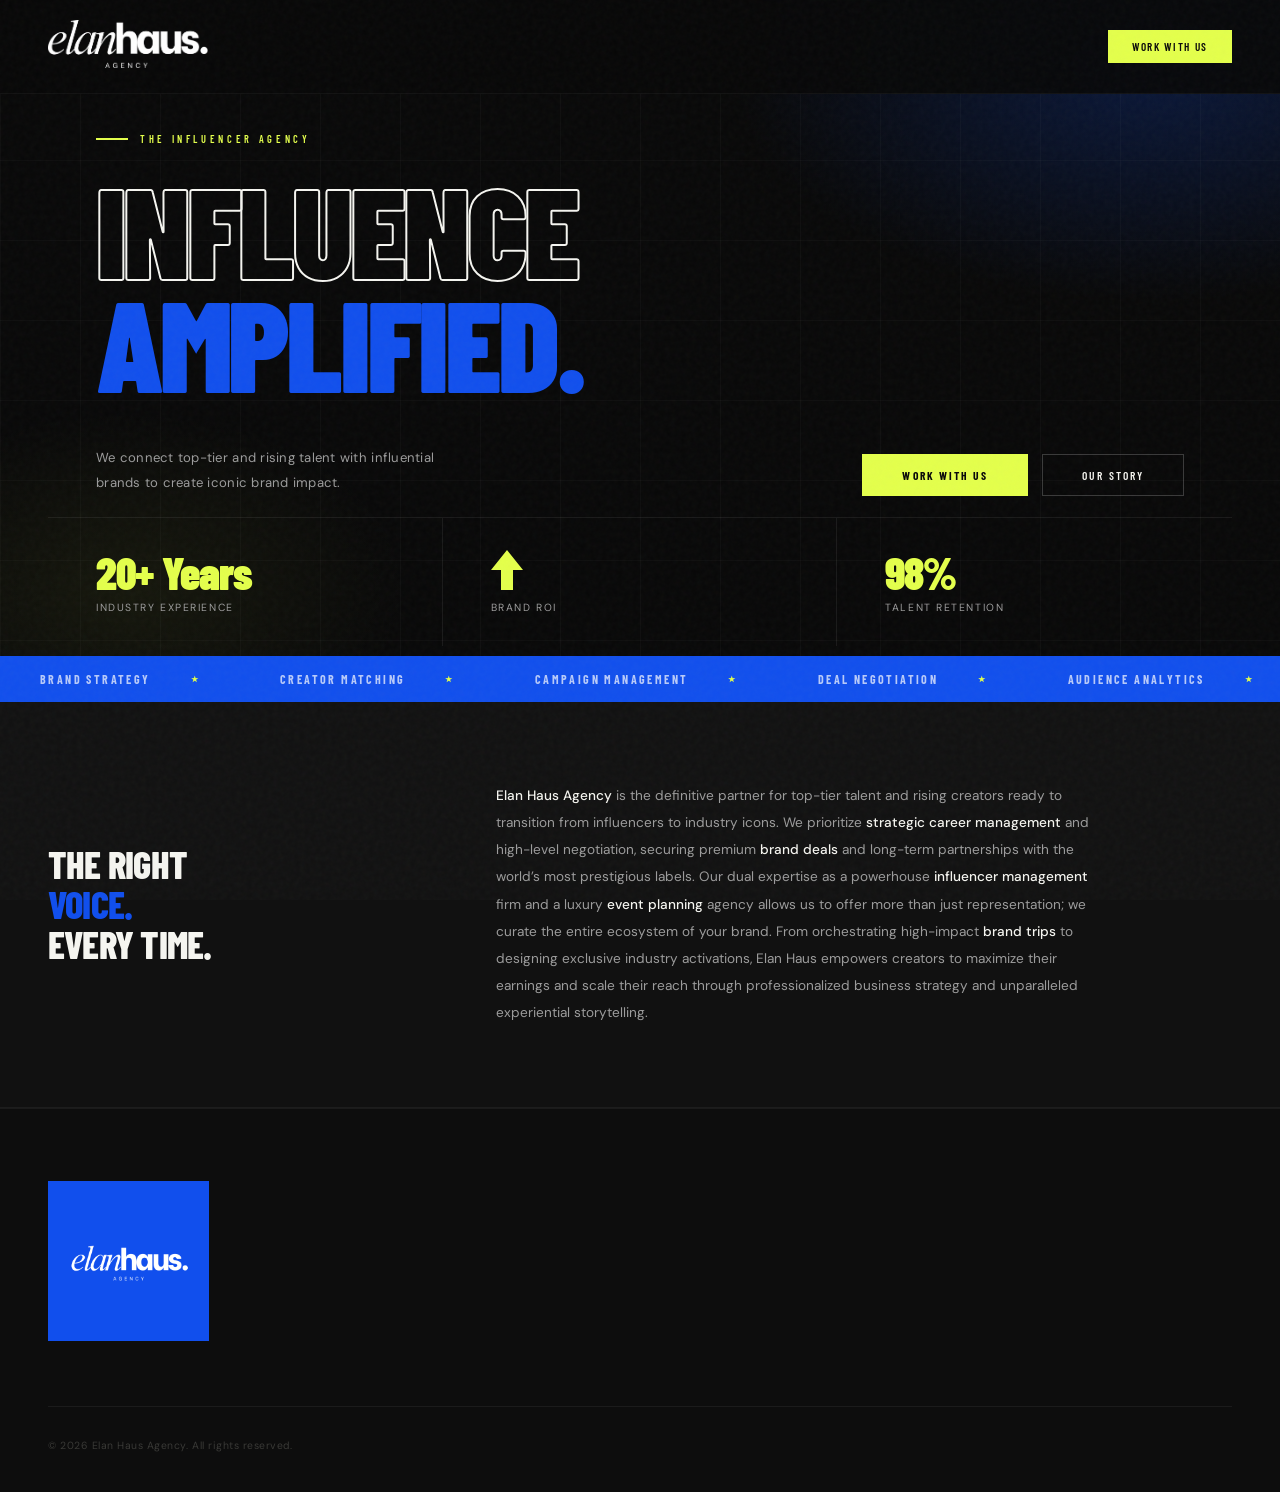
<file: index.html>
<!doctype html>
<html lang="en">
  <head>
    <meta charset="UTF-8" />
    <meta name="viewport" content="width=device-width, initial-scale=1.0" />
    <title>Elan Haus Agency — Influence, Amplified</title>
    <link rel="preconnect" href="https://fonts.googleapis.com" />
    <link
      href="https://fonts.googleapis.com/css2?family=Barlow+Condensed:ital,wght@0,400;0,600;0,700;0,800;0,900;1,700;1,800&family=DM+Sans:wght@300;400;500&display=swap"
      rel="stylesheet"
    />
    <link rel="stylesheet" href="src/index.css" />
    <style>
      /* ── INDEX-ONLY ── */

      /* HERO */
      .hero {
        min-height: 10vh;
        display: grid;
        grid-template-rows: 1fr auto;
        position: relative;
        overflow: hidden;
        background: var(--black);
        padding-top: 73px;
        padding-bottom: 10px;
      }
      .hero-bg {
        position: absolute;
        inset: 0;
        background:
          radial-gradient(
            ellipse 55% 60% at 90% 10%,
            rgba(17, 79, 237, 0.22) 0%,
            transparent 60%
          ),
          radial-gradient(
            ellipse 40% 50% at 10% 90%,
            rgba(228, 255, 75, 0.06) 0%,
            transparent 55%
          );
      }
      .hero-grid-lines {
        position: absolute;
        inset: 0;
        background-image:
          linear-gradient(rgba(255, 255, 255, 0.025) 1px, transparent 1px),
          linear-gradient(
            90deg,
            rgba(255, 255, 255, 0.025) 1px,
            transparent 1px
          );
        background-size: 80px 80px;
        pointer-events: none;
      }
      .hero-content {
        position: relative;
        z-index: 2;
        display: flex;
        flex-direction: column;
        justify-content: center;
        padding: 60px 48px 0;
        max-width: 1200px;
      }
      .hero-eyebrow {
        font-family: var(--sans);
        font-size: 0.65rem;
        font-weight: 600;
        letter-spacing: 0.35em;
        text-transform: uppercase;
        color: var(--yellow);
        margin-bottom: 28px;
        display: flex;
        align-items: center;
        gap: 12px;
        animation: fadeUp 0.9s 0.1s ease both;
      }
      .hero-eyebrow::before {
        content: "";
        width: 32px;
        height: 2px;
        background: var(--yellow);
      }
      .hero-title {
        font-family: var(--sans);
        font-size: clamp(4.5rem, 10vw, 12rem);
        font-weight: 900;
        line-height: 0.88;
        letter-spacing: -0.03em;
        text-transform: uppercase;
        animation: fadeUp 0.9s 0.15s ease both;
      }
      .hero-title .outline {
        -webkit-text-stroke: 2px var(--white);
        color: transparent;
      }
      .hero-title .blue {
        color: var(--blue);
      }
      .hero-sub-row {
        display: flex;
        align-items: flex-end;
        justify-content: space-between;
        margin-top: 48px;
        gap: 40px;
        animation: fadeUp 0.9s 0.25s ease both;
      }
      .hero-sub {
        font-size: 0.82rem;
        line-height: 1.9;
        color: var(--muted);
        max-width: 360px;
        letter-spacing: 0.02em;
      }
      .hero-actions {
        display: flex;
        gap: 14px;
        flex-shrink: 0;
      }

      /* HERO STATS BAR */
      .hero-stats {
        position: relative;
        z-index: 2;
        display: grid;
        grid-template-columns: repeat(3, 1fr);
        border-top: 1px solid rgba(255, 255, 255, 0.07);
        animation: fadeIn 1s 0.4s ease both;
      }
      .hero-stat {
        padding: 32px 48px;
        border-right: 1px solid rgba(255, 255, 255, 0.07);
        display: flex;
        flex-direction: column;
        gap: 6px;
      }
      .hero-stat:last-child {
        border-right: none;
      }
      .hero-stat-num {
        font-family: var(--sans);
        font-size: 2.8rem;
        font-weight: 900;
        letter-spacing: -0.03em;
        line-height: 1;
        color: var(--yellow);
      }
      .hero-stat-label {
        font-size: 0.65rem;
        letter-spacing: 0.15em;
        text-transform: uppercase;
        color: var(--muted);
      }

      /* INTRO STRIP */
      .intro-strip {
        background: var(--surface);
        padding: 80px 48px;
        display: grid;
        grid-template-columns: 1fr 2fr;
        gap: 80px;
        align-items: center;
        border-bottom: 1px solid rgba(255, 255, 255, 0.05);
      }
      .intro-strip-label {
        font-family: var(--sans);
        font-size: clamp(1.8rem, 3vw, 3rem);
        font-weight: 800;
        text-transform: uppercase;
        letter-spacing: -0.02em;
        line-height: 1.05;
      }
      .intro-strip-label span {
        color: var(--blue);
      }
      .intro-strip-body {
        font-size: 0.85rem;
        line-height: 2;
        color: var(--muted);
        max-width: 600px;
      }
      .intro-strip-body strong {
        color: var(--white);
        font-weight: 500;
      }

      /* SERVICES PREVIEW */
      .services-preview {
        background: var(--black);
      }
      .services-header {
        display: flex;
        justify-content: space-between;
        align-items: flex-end;
        margin-bottom: 64px;
      }
      .services-grid {
        display: grid;
        grid-template-columns: repeat(3, 1fr);
        gap: 1px;
        background: rgba(255, 255, 255, 0.05);
        border: 1px solid rgba(255, 255, 255, 0.05);
      }
      .svc-card {
        background: var(--black);
        padding: 52px 40px;
        position: relative;
        overflow: hidden;
        transition: background 0.3s;
        cursor: default;
      }
      .svc-card::after {
        content: "";
        position: absolute;
        bottom: 0;
        left: 0;
        right: 0;
        height: 3px;
        background: var(--blue);
        transform: scaleX(0);
        transform-origin: left;
        transition: transform 0.35s ease;
      }
      .svc-card:hover {
        background: var(--surface);
      }
      .svc-card:hover::after {
        transform: scaleX(1);
      }
      .svc-num {
        font-family: var(--sans);
        font-size: 4.5rem;
        font-weight: 900;
        color: rgba(17, 79, 237, 0.08);
        line-height: 1;
        margin-bottom: 24px;
        transition: color 0.3s;
        letter-spacing: -0.04em;
      }
      .svc-card:hover .svc-num {
        color: rgba(17, 79, 237, 0.2);
      }
      .svc-name {
        font-family: var(--sans);
        font-size: 1.5rem;
        font-weight: 800;
        text-transform: uppercase;
        letter-spacing: -0.01em;
        margin-bottom: 16px;
        line-height: 1.1;
      }
      .svc-desc {
        font-size: 0.75rem;
        line-height: 2;
        color: var(--muted);
      }
      .svc-arrow {
        display: inline-flex;
        align-items: center;
        gap: 8px;
        margin-top: 28px;
        font-family: var(--sans);
        font-size: 0.62rem;
        font-weight: 700;
        letter-spacing: 0.18em;
        text-transform: uppercase;
        color: var(--blue);
        text-decoration: none;
        opacity: 0;
        transform: translateX(-8px);
        transition:
          opacity 0.3s,
          transform 0.3s;
      }
      .svc-card:hover .svc-arrow {
        opacity: 1;
        transform: translateX(0);
      }

      /* ABOUT STRIP */
      .about-strip {
        background: var(--surface);
        padding: 120px 48px;
        display: grid;
        grid-template-columns: 1fr 1fr;
        gap: 100px;
        align-items: center;
      }
      .about-left .section-title {
        margin-top: 20px;
        margin-bottom: 40px;
      }
      .about-left p {
        font-size: 0.82rem;
        line-height: 2;
        color: var(--muted);
        margin-bottom: 20px;
      }
      .about-left p strong {
        color: var(--white);
        font-weight: 500;
      }
      .about-visual {
        position: relative;
        height: 520px;
      }
      .about-box-main {
        position: absolute;
        top: 0;
        left: 0;
        width: 78%;
        height: 78%;
        background: var(--blue);
        display: flex;
        align-items: center;
        justify-content: center;
        overflow: hidden;
      }
      .about-box-main::before {
        content: "";
        position: absolute;
        inset: 0;
        background: repeating-linear-gradient(
          45deg,
          rgba(255, 255, 255, 0.04) 0px,
          rgba(255, 255, 255, 0.04) 1px,
          transparent 1px,
          transparent 20px
        );
      }
      .about-box-main-inner {
        font-family: var(--sans);
        font-size: 7rem;
        font-weight: 900;
        color: rgba(255, 255, 255, 0.07);
        letter-spacing: -0.04em;
        text-transform: uppercase;
        position: relative;
        z-index: 1;
      }
      .about-box-accent {
        position: absolute;
        bottom: 0;
        right: 0;
        width: 52%;
        height: 44%;
        background: var(--yellow);
        display: flex;
        flex-direction: column;
        align-items: center;
        justify-content: center;
        gap: 4px;
      }
      .about-box-accent-num {
        font-family: var(--sans);
        font-size: 3.5rem;
        font-weight: 900;
        color: var(--black);
        line-height: 1;
        letter-spacing: -0.03em;
      }
      .about-box-accent-text {
        font-family: var(--sans);
        font-size: 0.55rem;
        font-weight: 700;
        letter-spacing: 0.18em;
        text-transform: uppercase;
        color: rgba(0, 0, 0, 0.55);
        text-align: center;
        padding: 0 16px;
      }

      /* BRANDS */
      .brands {
        background: var(--black);
      }
      .brands-grid {
        display: grid;
        grid-template-columns: repeat(4, 1fr);
        margin-top: 60px;
        border: 1px solid rgba(255, 255, 255, 0.05);
      }
      .brand-cell {
        padding: 40px 24px;
        border-right: 1px solid rgba(255, 255, 255, 0.05);
        border-bottom: 1px solid rgba(255, 255, 255, 0.05);
        display: flex;
        align-items: center;
        justify-content: center;
        transition: background 0.3s;
        cursor: default;
      }
      .brand-cell:nth-child(4n) {
        border-right: none;
      }
      .brand-cell:nth-last-child(-n + 4) {
        border-bottom: none;
      }
      .brand-cell:hover {
        background: var(--surface);
      }
      .brand-cell span {
        font-family: var(--sans);
        font-size: 1rem;
        font-weight: 800;
        letter-spacing: 0.12em;
        text-transform: uppercase;
        color: rgba(255, 255, 255, 0.15);
        transition: color 0.3s;
      }
      .brand-cell:hover span {
        color: var(--white);
      }

      /* MOBILE INDEX */
      @media (max-width: 768px) {
        .hero {
          padding-top: 65px;
        }
        .hero-content {
          padding: 40px 24px 0;
        }
        .hero-title {
          font-size: clamp(3.5rem, 16vw, 7rem);
        }
        .hero-title .outline {
          -webkit-text-stroke-width: 1.5px;
        }
        .hero-sub-row {
          flex-direction: column;
          align-items: flex-start;
          margin-top: 32px;
          gap: 24px;
        }
        .hero-actions {
          flex-wrap: wrap;
        }
        .hero-stats {
          grid-template-columns: 1fr 1fr 1fr;
        }
        .hero-stat {
          padding: 24px 20px;
        }
        .hero-stat-num {
          font-size: 1.8rem;
        }

        .intro-strip {
          grid-template-columns: 1fr;
          gap: 24px;
          padding: 60px 24px;
        }
        .services-header {
          flex-direction: column;
          align-items: flex-start;
          gap: 24px;
        }
        .services-grid {
          grid-template-columns: 1fr;
        }
        .svc-arrow {
          opacity: 1;
          transform: none;
        }
        .about-strip {
          grid-template-columns: 1fr;
          gap: 48px;
          padding: 72px 24px;
        }
        .about-visual {
          height: 280px;
          order: -1;
        }
        .about-box-main {
          width: 72%;
          height: 82%;
        }
        .brands-grid {
          grid-template-columns: repeat(2, 1fr);
        }
        .brand-cell:nth-child(4n) {
          border-right: 1px solid rgba(255, 255, 255, 0.05);
        }
        .brand-cell:nth-child(2n) {
          border-right: none;
        }
      }
    </style>
  </head>
  <body>
    <div class="cursor" id="cursor"></div>
    <div class="cursor-ring" id="cursorRing"></div>

    <!-- NAV -->
    <div id="navbar-placeholder"></div>

    <!-- HERO -->
    <section class="hero">
      <div class="hero-bg"></div>
      <div class="hero-grid-lines"></div>
      <div class="hero-content">
        <div class="hero-eyebrow">The Influencer Agency</div>
        <h1 class="hero-title">
          <span class="outline">Influence</span><br />
          <span class="blue">Amplified.</span>
        </h1>
        <div class="hero-sub-row">
          <p class="hero-sub">
            We connect top-tier and rising talent with influential brands to
            create iconic brand impact.
          </p>
          <div class="hero-actions">
            <a href="contact-us" class="btn-yellow">Work With Us</a>
            <a href="about" class="btn-outline">Our Story</a>
          </div>
        </div>
      </div>
      <br />
      <div class="hero-stats">
        <div class="hero-stat">
          <div class="hero-stat-num">20+ Years</div>
          <div class="hero-stat-label">Industry Experience</div>
        </div>
        <div class="hero-stat">
          <div class="hero-stat-num">
            <svg width="32" height="40" viewBox="0 0 32 40" fill="currentColor">
              <polygon points="16,0 32,20 22,20 22,40 10,40 10,20 0,20" />
            </svg>
          </div>
          <div class="hero-stat-label">Brand ROI</div>
        </div>
        <div class="hero-stat">
          <div class="hero-stat-num">98%</div>
          <div class="hero-stat-label">Talent Retention</div>
        </div>
      </div>
    </section>

    <!-- MARQUEE -->
    <div class="marquee-wrap">
      <div class="marquee-track">
        <span class="marquee-item">Brand Strategy</span>
        <span class="marquee-item">Creator Matching</span>
        <span class="marquee-item">Campaign Management</span>
        <span class="marquee-item">Deal Negotiation</span>
        <span class="marquee-item">Audience Analytics</span>
        <span class="marquee-item">Content Direction</span>
        <span class="marquee-item">Luxury Positioning</span>
        <span class="marquee-item">Brand Strategy</span>
        <span class="marquee-item">Creator Matching</span>
        <span class="marquee-item">Campaign Management</span>
        <span class="marquee-item">Deal Negotiation</span>
        <span class="marquee-item">Audience Analytics</span>
        <span class="marquee-item">Content Direction</span>
        <span class="marquee-item">Luxury Positioning</span>
      </div>
    </div>

    <!-- INTRO STRIP -->
    <div class="intro-strip reveal">
      <div class="intro-strip-label">
        The Right<br /><span>Voice.</span><br />Every Time.
      </div>
      <p class="intro-strip-body">
        <strong>Elan Haus Agency</strong> is the definitive partner for top-tier
        talent and rising creators ready to transition from influencers to
        industry icons. We prioritize
        <strong>strategic career management</strong> and high-level negotiation,
        securing premium <strong>brand deals</strong> and long-term partnerships
        with the world’s most prestigious labels. Our dual expertise as a
        powerhouse <strong>influencer management</strong> firm and a luxury
        <strong>event planning</strong> agency allows us to offer more than just
        representation; we curate the entire ecosystem of your brand. From
        orchestrating high-impact <strong>brand trips</strong> to designing
        exclusive industry activations, Elan Haus empowers creators to maximize
        their earnings and scale their reach through professionalized business
        strategy and unparalleled experiential storytelling.
      </p>
    </div>

    <div id="footer-placeholder"></div>
    <script src="src/main.js"></script>
  </body>
</html>
</file>
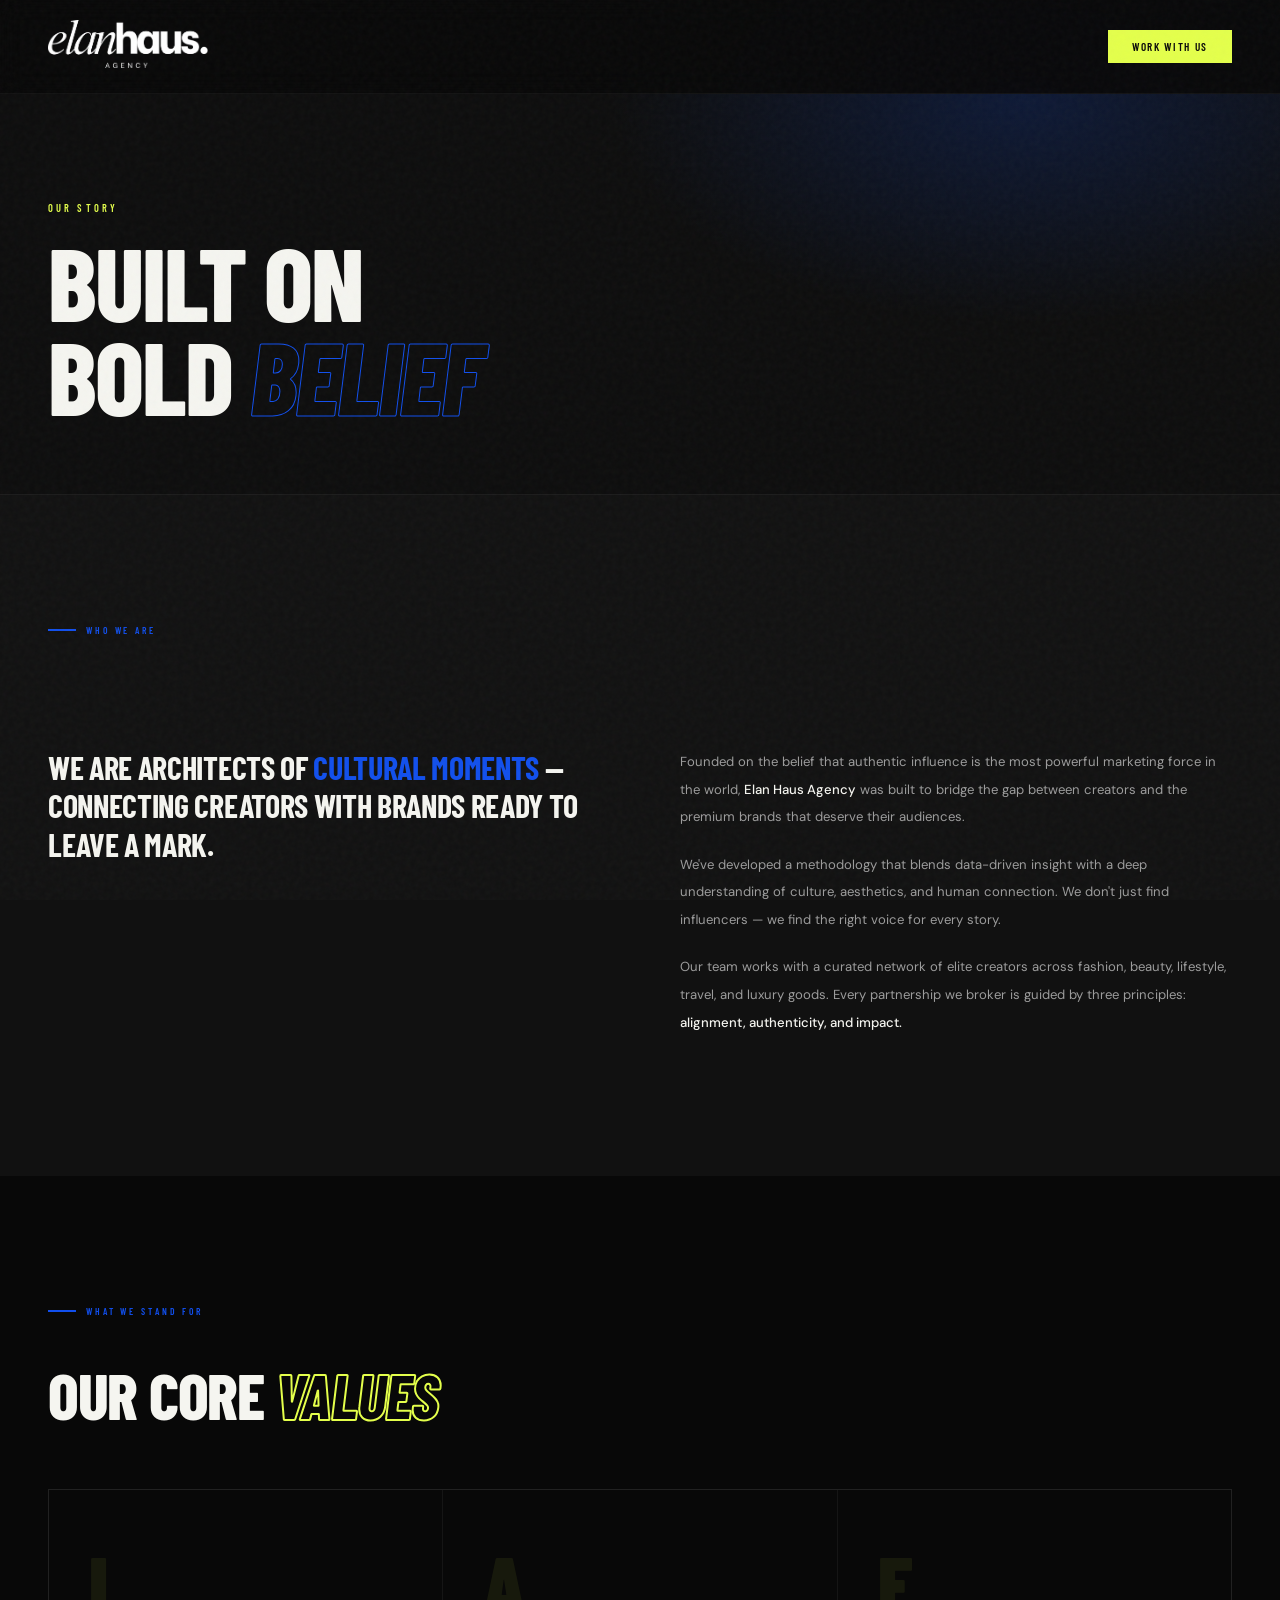
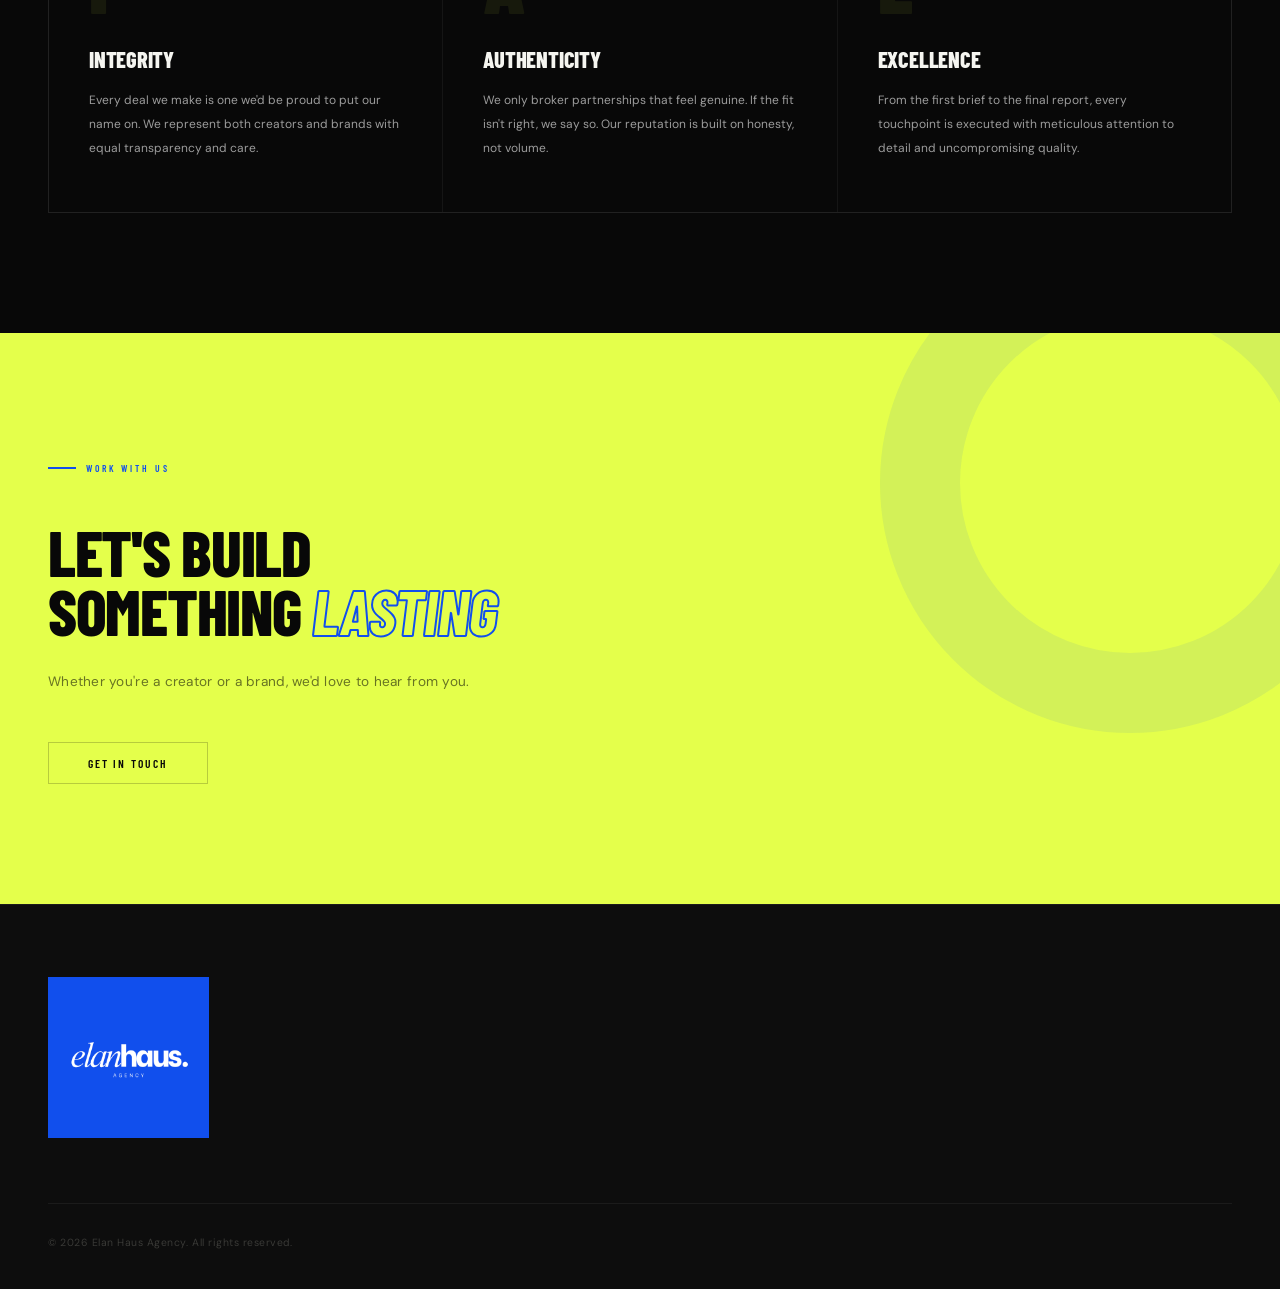
<file: about.html>
<!doctype html>
<html lang="en">
  <head>
    <meta charset="UTF-8" />
    <meta name="viewport" content="width=device-width, initial-scale=1.0" />
    <title>About — Elan Haus Agency</title>
    <link rel="preconnect" href="https://fonts.googleapis.com" />
    <link
      href="https://fonts.googleapis.com/css2?family=Barlow+Condensed:ital,wght@0,400;0,600;0,700;0,800;0,900;1,700;1,800&family=DM+Sans:wght@300;400;500&display=swap"
      rel="stylesheet"
    />
    <link rel="stylesheet" href="src/index.css" />
    <style>
      /* ── ABOUT PAGE ── */
      .about-story {
        background: var(--surface);
      }
      .about-story-grid {
        display: grid;
        grid-template-columns: 1fr 1fr;
        gap: 80px;
        align-items: start;
        margin-top: 64px;
      }
      .about-lead {
        font-family: var(--sans);
        font-size: clamp(1.6rem, 2.5vw, 2.4rem);
        font-weight: 700;
        text-transform: uppercase;
        letter-spacing: -0.01em;
        line-height: 1.2;
        color: var(--white);
      }
      .about-lead span {
        color: var(--blue);
      }
      .about-body p {
        font-size: 0.82rem;
        line-height: 2.1;
        color: var(--muted);
        margin-bottom: 20px;
      }
      .about-body p strong {
        color: var(--white);
        font-weight: 500;
      }

      /* VALUES */
      .values {
        background: var(--black);
      }
      .values-grid {
        display: grid;
        grid-template-columns: repeat(3, 1fr);
        gap: 1px;
        background: rgba(255, 255, 255, 0.05);
        border: 1px solid rgba(255, 255, 255, 0.05);
        margin-top: 64px;
      }
      .value-card {
        background: var(--black);
        padding: 52px 40px;
        position: relative;
        transition: background 0.3s;
      }
      .value-card::before {
        content: "";
        position: absolute;
        top: 0;
        left: 0;
        right: 0;
        height: 3px;
        background: var(--yellow);
        transform: scaleX(0);
        transform-origin: left;
        transition: transform 0.35s;
      }
      .value-card:hover {
        background: var(--surface);
      }
      .value-card:hover::before {
        transform: scaleX(1);
      }
      .value-letter {
        font-family: var(--sans);
        font-size: 5rem;
        font-weight: 900;
        color: rgba(228, 255, 75, 0.07);
        line-height: 1;
        margin-bottom: 24px;
        transition: color 0.3s;
        letter-spacing: -0.04em;
      }
      .value-card:hover .value-letter {
        color: rgba(228, 255, 75, 0.18);
      }
      .value-name {
        font-family: var(--sans);
        font-size: 1.4rem;
        font-weight: 800;
        text-transform: uppercase;
        letter-spacing: -0.01em;
        margin-bottom: 16px;
      }
      .value-desc {
        font-size: 0.75rem;
        line-height: 2;
        color: var(--muted);
      }

      /* TEAM */
      .team {
        background: var(--surface);
      }
      .team-grid {
        display: grid;
        grid-template-columns: repeat(3, 1fr);
        gap: 24px;
        margin-top: 64px;
      }
      .team-card {
        background: var(--surface2);
        border: 1px solid rgba(255, 255, 255, 0.05);
        padding: 44px 32px;
        transition:
          border-color 0.3s,
          transform 0.3s;
      }
      .team-card:hover {
        border-color: var(--blue);
        transform: translateY(-4px);
      }
      .team-avatar {
        width: 64px;
        height: 64px;
        background: var(--blue);
        display: flex;
        align-items: center;
        justify-content: center;
        margin-bottom: 24px;
      }
      .team-init {
        font-family: var(--sans);
        font-size: 1.6rem;
        font-weight: 900;
        color: var(--white);
        letter-spacing: -0.02em;
      }
      .team-name {
        font-family: var(--sans);
        font-size: 1.3rem;
        font-weight: 800;
        text-transform: uppercase;
        letter-spacing: -0.01em;
        margin-bottom: 6px;
      }
      .team-title {
        font-family: var(--sans);
        font-size: 0.6rem;
        font-weight: 600;
        letter-spacing: 0.2em;
        text-transform: uppercase;
        color: var(--yellow);
        margin-bottom: 20px;
      }
      .team-bio {
        font-size: 0.75rem;
        line-height: 1.9;
        color: var(--muted);
      }

      @media (max-width: 768px) {
        .about-story-grid {
          grid-template-columns: 1fr;
          gap: 40px;
          margin-top: 40px;
        }
        .values-grid {
          grid-template-columns: 1fr;
        }
        .team-grid {
          grid-template-columns: 1fr;
          gap: 16px;
        }
      }
    </style>
  </head>
  <body>
    <div class="cursor" id="cursor"></div>
    <div class="cursor-ring" id="cursorRing"></div>

    <div id="navbar-placeholder"></div>

    <div class="page-hero">
      <div>
        <div class="page-hero-eyebrow">Our Story</div>
        <h1 class="page-hero-title">Built on<br />Bold <em>Belief</em></h1>
      </div>
    </div>

    <section class="about-story">
      <div class="section-tag reveal">Who We Are</div>
      <div class="about-story-grid">
        <div class="about-lead reveal">
          We are architects of <span>cultural moments</span> — connecting
          creators with brands ready to leave a mark.
        </div>
        <div class="about-body reveal reveal-delay-1">
          <p>
            Founded on the belief that authentic influence is the most powerful
            marketing force in the world, <strong>Elan Haus Agency</strong> was
            built to bridge the gap between creators and the premium brands that
            deserve their audiences.
          </p>
          <p>
            We've developed a methodology that blends data-driven insight with a
            deep understanding of culture, aesthetics, and human connection. We
            don't just find influencers — we find the right voice for every
            story.
          </p>
          <p>
            Our team works with a curated network of elite creators across
            fashion, beauty, lifestyle, travel, and luxury goods. Every
            partnership we broker is guided by three principles:
            <strong>alignment, authenticity, and impact.</strong>
          </p>
        </div>
      </div>
    </section>

    <section class="values">
      <div class="section-tag reveal">What We Stand For</div>
      <h2 class="section-title reveal reveal-delay-1">
        Our Core <em>Values</em>
      </h2>
      <div class="values-grid">
        <div class="value-card reveal">
          <div class="value-letter">I</div>
          <div class="value-name">Integrity</div>
          <p class="value-desc">
            Every deal we make is one we'd be proud to put our name on. We
            represent both creators and brands with equal transparency and care.
          </p>
        </div>
        <div class="value-card reveal reveal-delay-1">
          <div class="value-letter">A</div>
          <div class="value-name">Authenticity</div>
          <p class="value-desc">
            We only broker partnerships that feel genuine. If the fit isn't
            right, we say so. Our reputation is built on honesty, not volume.
          </p>
        </div>
        <div class="value-card reveal reveal-delay-2">
          <div class="value-letter">E</div>
          <div class="value-name">Excellence</div>
          <p class="value-desc">
            From the first brief to the final report, every touchpoint is
            executed with meticulous attention to detail and uncompromising
            quality.
          </p>
        </div>
      </div>
    </section>

    <!-- <section class="team">
      <div class="section-tag reveal">The People Behind It</div>
      <h2 class="section-title reveal reveal-delay-1">
        Meet the <em>Team</em>
      </h2>
      <div class="team-grid">
        <div class="team-card reveal">
          <div class="team-avatar"><div class="team-init">C</div></div>
          <div class="team-name">Claire Voss</div>
          <div class="team-title">Founder & CEO</div>
          <p class="team-bio">
            Former VP of Brand Partnerships at a global luxury house. Claire
            founded Elan Haus with a vision to give creators the same respect as
            the brands they work with.
          </p>
        </div>
        <div class="team-card reveal reveal-delay-1">
          <div class="team-avatar"><div class="team-init">M</div></div>
          <div class="team-name">Marcus Reid</div>
          <div class="team-title">Head of Strategy</div>
          <p class="team-bio">
            10 years in audience analytics and campaign architecture. Marcus
            ensures every Elan Haus campaign is backed by data and built to
            perform.
          </p>
        </div>
        <div class="team-card reveal reveal-delay-2">
          <div class="team-avatar"><div class="team-init">S</div></div>
          <div class="team-name">Sofía Delara</div>
          <div class="team-title">Creative Director</div>
          <p class="team-bio">
            A former editorial director with a background in fashion and culture
            media. Sofía shapes the creative vision behind every Elan Haus
            partnership.
          </p>
        </div>
      </div>
    </section>

    <div class="testimonial">
      <p class="testimonial-text">
        "Elan Haus didn't just find us influencers — they found us the right
        voices. Every benchmark exceeded, every moment felt real."
      </p>
      <div class="testimonial-attr">Isabelle Marchetti</div>
      <div class="testimonial-brand">VP of Brand, Maison Aurore</div>
    </div> -->

    <section class="cta-section">
      <div class="section-tag reveal">Work With Us</div>
      <h2 class="section-title reveal reveal-delay-1">
        Let's Build<br />Something <em>Lasting</em>
      </h2>
      <p class="cta-sub reveal reveal-delay-2">
        Whether you're a creator or a brand, we'd love to hear from you.
      </p>
      <div class="cta-actions reveal reveal-delay-3">
        <!-- <a href="contact-us" class="btn-primary"
          >Get In Touch</a
        > -->
        <a
          href="contact-us"
          class="btn-outline"
          style="border-color: rgba(0, 0, 0, 0.2); color: var(--black)"
          >Get In Touch</a
        >
      </div>
    </section>

    <div id="footer-placeholder"></div>
    <script src="src/main.js"></script>
  </body>
</html>
</file>
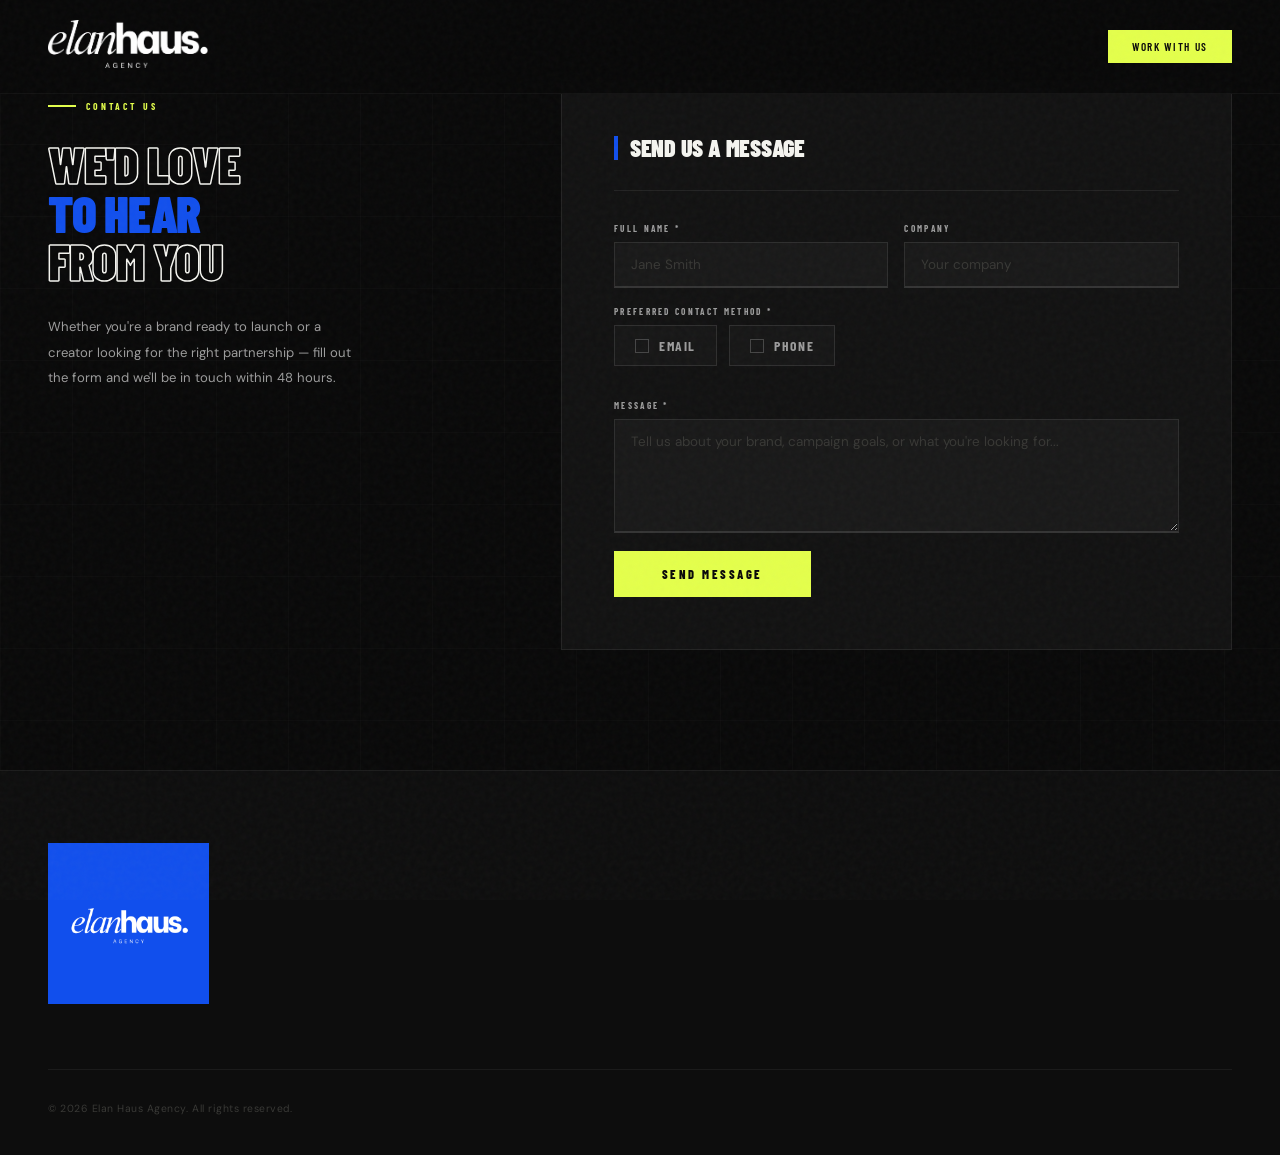
<file: contact-us.html>
<!doctype html>
<html lang="en">
  <head>
    <meta charset="UTF-8" />
    <meta name="viewport" content="width=device-width, initial-scale=1.0" />
    <title>Contact — Elan Haus Agency</title>
    <link rel="preconnect" href="https://fonts.googleapis.com" />
    <link
      href="https://fonts.googleapis.com/css2?family=Barlow+Condensed:ital,wght@0,400;0,600;0,700;0,800;0,900;1,700;1,800&family=DM+Sans:wght@300;400;500&display=swap"
      rel="stylesheet"
    />
    <link rel="stylesheet" href="src/index.css" />
    <style>
      /* ── HERO ── */
      .contact-hero {
        min-height: 52vh;
        display: flex;
        align-items: flex-end;
        padding: 140px 48px 64px;
        position: relative;
        overflow: hidden;
        background: var(--black);
      }
      .contact-hero::before {
        content: "";
        position: absolute;
        inset: 0;
        background-image:
          linear-gradient(rgba(255, 255, 255, 0.03) 1px, transparent 1px),
          linear-gradient(90deg, rgba(255, 255, 255, 0.03) 1px, transparent 1px);
        background-size: 72px 72px;
        pointer-events: none;
      }
      .contact-hero::after {
        content: "";
        position: absolute;
        inset: 0;
        background: radial-gradient(
          ellipse 60% 70% at 85% 20%,
          rgba(17, 79, 237, 0.28) 0%,
          transparent 65%
        );
        pointer-events: none;
      }
      .hero-inner {
        position: relative;
        z-index: 2;
      }
      .hero-eyebrow {
        font-family: var(--sans);
        font-size: 0.65rem;
        font-weight: 700;
        letter-spacing: 0.32em;
        text-transform: uppercase;
        color: var(--yellow);
        margin-bottom: 24px;
        display: flex;
        align-items: center;
        gap: 12px;
        animation: fadeUp 0.8s 0.05s ease both;
      }
      .hero-eyebrow::before {
        content: "";
        width: 32px;
        height: 2px;
        background: var(--yellow);
      }
      .hero-title {
        font-family: var(--sans);
        font-size: clamp(4rem, 10vw, 11rem);
        font-weight: 900;
        line-height: 0.88;
        letter-spacing: -0.03em;
        text-transform: uppercase;
        animation: fadeUp 0.8s 0.12s ease both;
      }
      .hero-title .outline {
        display: block;
        -webkit-text-stroke: 2.5px var(--white);
        color: transparent;
      }
      .hero-title .filled {
        display: block;
        color: var(--blue);
      }

      /* ── BODY LAYOUT ── */
      .contact-body {
        background: var(--black);
        padding: 80px 48px 120px;
        display: grid;
        grid-template-columns: 1fr 1.55fr;
        gap: 80px;
        align-items: start;
        position: relative;
      }
      .contact-body::before {
        content: "";
        position: absolute;
        inset: 0;
        background-image:
          linear-gradient(rgba(255, 255, 255, 0.015) 1px, transparent 1px),
          linear-gradient(
            90deg,
            rgba(255, 255, 255, 0.015) 1px,
            transparent 1px
          );
        background-size: 72px 72px;
        pointer-events: none;
      }

      /* ── LEFT INFO ── */
      .contact-info {
        position: sticky;
        top: 100px;
        z-index: 1;
      }
      .info-tag {
        font-family: var(--sans);
        font-size: 0.6rem;
        font-weight: 700;
        letter-spacing: 0.32em;
        text-transform: uppercase;
        color: var(--yellow);
        display: flex;
        align-items: center;
        gap: 10px;
        margin-bottom: 28px;
      }
      .info-tag::before {
        content: "";
        width: 28px;
        height: 2px;
        background: var(--yellow);
      }
      .info-heading {
        font-family: var(--sans);
        font-size: clamp(2.2rem, 4vw, 4rem);
        font-weight: 900;
        text-transform: uppercase;
        letter-spacing: -0.025em;
        line-height: 0.95;
        margin-bottom: 28px;
      }
      .info-heading .out {
        display: block;
        -webkit-text-stroke: 1.5px var(--white);
        color: transparent;
      }
      .info-heading .fill {
        display: block;
        color: var(--blue);
      }
      .info-desc {
        font-size: 0.82rem;
        line-height: 1.95;
        color: var(--muted);
        margin-bottom: 48px;
        max-width: 320px;
      }
      .info-details {
        display: flex;
        flex-direction: column;
      }
      .info-detail {
        padding: 20px 0;
        border-top: 1px solid rgba(255, 255, 255, 0.07);
        display: flex;
        flex-direction: column;
        gap: 6px;
      }
      .info-detail:last-child {
        border-bottom: 1px solid rgba(255, 255, 255, 0.07);
      }
      .detail-label {
        font-family: var(--sans);
        font-size: 0.55rem;
        font-weight: 700;
        letter-spacing: 0.28em;
        text-transform: uppercase;
        color: var(--muted);
      }
      .detail-value {
        font-family: var(--sans);
        font-size: 1rem;
        font-weight: 700;
        letter-spacing: 0.04em;
        color: var(--white);
        text-decoration: none;
        text-transform: uppercase;
        transition: color 0.2s;
      }
      a.detail-value:hover {
        color: var(--yellow);
      }
      .detail-socials {
        display: flex;
        gap: 20px;
      }
      .detail-socials a {
        font-family: var(--sans);
        font-size: 0.75rem;
        font-weight: 700;
        letter-spacing: 0.15em;
        text-transform: uppercase;
        color: var(--muted);
        text-decoration: none;
        transition: color 0.2s;
      }
      .detail-socials a:hover {
        color: var(--yellow);
      }

      /* ── FORM PANEL ── */
      .contact-form-wrap {
        position: relative;
        z-index: 1;
        background: var(--surface);
        border: 1px solid rgba(255, 255, 255, 0.07);
        padding: 52px;
      }
      .form-heading {
        font-family: var(--sans);
        font-size: 1.5rem;
        font-weight: 900;
        text-transform: uppercase;
        letter-spacing: -0.01em;
        color: var(--white);
        padding-bottom: 28px;
        margin-bottom: 32px;
        border-bottom: 1px solid rgba(255, 255, 255, 0.07);
        display: flex;
        align-items: center;
        gap: 12px;
      }
      .form-heading::before {
        content: "";
        width: 4px;
        height: 1.5rem;
        background: var(--blue);
        flex-shrink: 0;
      }

      .form-row {
        display: grid;
        grid-template-columns: 1fr 1fr;
        gap: 16px;
      }
      .form-group {
        display: flex;
        flex-direction: column;
        gap: 8px;
        margin-bottom: 18px;
      }

      label {
        font-family: var(--sans);
        font-size: 0.58rem;
        font-weight: 700;
        letter-spacing: 0.25em;
        text-transform: uppercase;
        color: var(--muted);
        transition: color 0.2s;
      }
      .form-group:focus-within > label {
        color: var(--yellow);
      }

      input[type="text"],
      input[type="email"],
      input[type="tel"],
      textarea {
        background: rgba(255, 255, 255, 0.03);
        border: 1px solid rgba(255, 255, 255, 0.09);
        border-bottom: 2px solid rgba(255, 255, 255, 0.12);
        padding: 13px 16px;
        font-family: var(--body);
        font-size: 0.84rem;
        color: var(--white);
        outline: none;
        transition:
          border-color 0.2s,
          background 0.2s;
        width: 100%;
        resize: vertical;
      }
      input::placeholder,
      textarea::placeholder {
        color: rgba(102, 102, 96, 0.4);
      }
      input:focus,
      textarea:focus {
        border-color: rgba(255, 255, 255, 0.1);
        border-bottom-color: var(--blue);
        background: rgba(17, 79, 237, 0.04);
      }

      /* ── CHECKBOXES ── */
      .checkbox-row {
        display: flex;
        gap: 12px;
        flex-wrap: wrap;
      }
      .check-pill {
        position: relative;
        cursor: pointer;
        user-select: none;
      }
      .check-pill input[type="checkbox"] {
        position: absolute;
        opacity: 0;
        width: 0;
        height: 0;
      }
      .pill-inner {
        display: flex;
        align-items: center;
        gap: 10px;
        padding: 11px 20px;
        border: 1px solid rgba(255, 255, 255, 0.1);
        background: rgba(255, 255, 255, 0.02);
        font-family: var(--sans);
        font-size: 0.85rem;
        font-weight: 700;
        letter-spacing: 0.12em;
        text-transform: uppercase;
        color: var(--muted);
        transition: all 0.2s;
      }
      .pill-box {
        width: 14px;
        height: 14px;
        border: 1.5px solid rgba(255, 255, 255, 0.2);
        display: flex;
        align-items: center;
        justify-content: center;
        flex-shrink: 0;
        transition: all 0.2s;
      }
      .pill-box::after {
        content: "";
        width: 7px;
        height: 7px;
        background: var(--yellow);
        display: none;
      }
      .check-pill input:checked + .pill-inner {
        border-color: var(--yellow);
        background: rgba(228, 255, 75, 0.05);
        color: var(--white);
      }
      .check-pill input:checked + .pill-inner .pill-box {
        border-color: var(--yellow);
      }
      .check-pill input:checked + .pill-inner .pill-box::after {
        display: block;
      }

      /* ── CONDITIONAL FIELDS ── */
      .cond-field {
        overflow: hidden;
        max-height: 0;
        opacity: 0;
        transition:
          max-height 0.3s ease,
          opacity 0.25s ease,
          margin 0.3s ease;
        margin-top: 0;
      }
      .cond-field.show {
        max-height: 100px;
        opacity: 1;
        margin-top: 14px;
      }

      /* ── SUBMIT ── */
      .form-footer {
        display: flex;
        align-items: center;
        gap: 20px;
        margin-top: 8px;
        flex-wrap: wrap;
      }
      .btn-send {
        font-family: var(--sans);
        font-size: 0.78rem;
        font-weight: 800;
        letter-spacing: 0.2em;
        text-transform: uppercase;
        color: var(--black);
        background: var(--yellow);
        border: none;
        padding: 16px 48px;
        cursor: pointer;
        transition:
          filter 0.2s,
          transform 0.15s;
        flex-shrink: 0;
      }
      .btn-send:hover {
        filter: brightness(1.07);
        transform: translateY(-2px);
      }
      .btn-send:disabled {
        opacity: 0.45;
        cursor: not-allowed;
        transform: none;
      }
      #form-status {
        font-size: 0.75rem;
        letter-spacing: 0.05em;
        color: var(--muted);
      }
      #form-status.error {
        color: #ff5a5a;
      }

      /* ── SUCCESS ── */
      .form-success {
        display: none;
        padding: 64px 20px;
        text-align: center;
      }
      .form-success.show {
        display: block;
      }
      .success-mark {
        width: 72px;
        height: 72px;
        background: var(--yellow);
        border-radius: 50%;
        display: flex;
        align-items: center;
        justify-content: center;
        margin: 0 auto 28px;
        font-size: 2rem;
        color: var(--black);
        font-weight: 900;
      }
      .success-title {
        font-family: var(--sans);
        font-size: 2.4rem;
        font-weight: 900;
        text-transform: uppercase;
        letter-spacing: -0.02em;
        color: var(--white);
        margin-bottom: 14px;
      }
      .success-title span {
        color: var(--blue);
      }
      .success-sub {
        font-size: 0.82rem;
        line-height: 1.9;
        color: var(--muted);
        max-width: 320px;
        margin: 0 auto;
      }

      /* ── MOBILE ── */
      @media (max-width: 900px) {
        .contact-hero {
          padding: 110px 24px 52px;
        }
        .hero-title .outline {
          -webkit-text-stroke-width: 1.5px;
        }
        .contact-body {
          grid-template-columns: 1fr;
          gap: 48px;
          padding: 56px 24px 80px;
        }
        .contact-info {
          position: static;
        }
        .contact-form-wrap {
          padding: 28px 20px;
        }
        .form-row {
          grid-template-columns: 1fr;
        }
      }
    </style>
  </head>
  <body>
    <div class="cursor" id="cursor"></div>
    <div class="cursor-ring" id="cursorRing"></div>

    <div id="navbar-placeholder"></div>

    <!-- HERO -->

    <!-- CONTACT BODY -->
    <div class="contact-body">
      <!-- LEFT: INFO -->
      <div class="contact-info reveal">
        <!-- <div class="contact-hero">
          <div class="hero-inner">
            <div class="hero-eyebrow">Get In Touch</div>
            <h1 class="hero-title">
              <span class="outline">Let's</span>
              <span class="filled">Connect.</span>
            </h1>
          </div>
        </div> -->
        <div class="info-tag">Contact Us</div>
        <h2 class="info-heading">
          <span class="out">We'd Love</span>
          <span class="fill">To Hear</span>
          <span class="out">From You</span>
        </h2>
        <p class="info-desc">
          Whether you're a brand ready to launch or a creator looking for the
          right partnership — fill out the form and we'll be in touch within 48
          hours.
        </p>
        <!-- <div class="info-details">
          <div class="info-detail">
            <span class="detail-label">Email</span>
            <a href="mailto:hello@elanhausagency.com" class="detail-value"
              >hello@elanhausagency.com</a
            >
          </div>
          <div class="info-detail">
            <span class="detail-label">Phone</span>
            <a href="tel:+11234567890" class="detail-value"
              >+1 (123) 456-7890</a
            >
          </div>
          <div class="info-detail">
            <span class="detail-label">Follow Us</span>
            <div class="detail-socials">
              <a href="#">Instagram</a>
              <a href="#">LinkedIn</a>
              <a href="#">TikTok</a>
            </div>
          </div>
        </div> -->
      </div>

      <!-- RIGHT: FORM -->
      <div class="contact-form-wrap reveal reveal-delay-1">
        <div id="form-container">
          <div class="form-heading">Send Us a Message</div>

          <form
            id="contact-form"
            action="https://docs.google.com/forms/d/e/1FAIpQLSftt6F9swYNp4AsmH3g3m6dJD3BJ07U2Sl98mL1sTxq3cNMJg/formResponse"
            method="POST"
            target="hidden-iframe"
          >
            <div class="form-row">
              <div class="form-group">
                <label for="inp-name">Full Name *</label>
                <input
                  type="text"
                  id="inp-name"
                  name="entry.2029333471"
                  placeholder="Jane Smith"
                  required
                />
              </div>
              <div class="form-group">
                <label for="inp-company">Company</label>
                <input
                  type="text"
                  id="inp-company"
                  name="entry.1309736316"
                  placeholder="Your company"
                />
              </div>
            </div>

            <!-- Contact method -->
            <div class="form-group">
              <label>Preferred Contact Method *</label>
              <div class="checkbox-row">
                <label class="check-pill">
                  <input
                    type="checkbox"
                    id="chk-email"
                    name="entry.367451102"
                    value="Email"
                  />
                  <div class="pill-inner">
                    <span class="pill-box"></span>Email
                  </div>
                </label>
                <label class="check-pill">
                  <input
                    type="checkbox"
                    id="chk-phone"
                    name="entry.367451102"
                    value="Phone"
                  />
                  <div class="pill-inner">
                    <span class="pill-box"></span>Phone
                  </div>
                </label>
              </div>

              <!-- Conditional: Email -->
              <div class="cond-field" id="field-email">
                <div class="form-group" style="margin-bottom: 0">
                  <label for="inp-email">Email Address *</label>
                  <input
                    type="email"
                    id="inp-email"
                    name="entry.1967836022"
                    placeholder="jane@company.com"
                  />
                </div>
              </div>

              <!-- Conditional: Phone -->
              <div class="cond-field" id="field-phone">
                <div class="form-group" style="margin-bottom: 0">
                  <label for="inp-phone">Phone Number *</label>
                  <input
                    type="tel"
                    id="inp-phone"
                    name="entry.1634633511"
                    placeholder="+1 (555) 000-0000"
                  />
                </div>
              </div>
            </div>

            <!-- Message -->
            <div class="form-group">
              <label for="inp-message">Message *</label>
              <textarea
                id="inp-message"
                name="entry.1750161291"
                rows="5"
                placeholder="Tell us about your brand, campaign goals, or what you're looking for..."
                required
              ></textarea>
            </div>

            <div class="form-footer">
              <button type="submit" class="btn-send" id="btn-send">
                Send Message
              </button>
              <span id="form-status"></span>
            </div>
          </form>
        </div>

        <!-- SUCCESS STATE -->
        <div class="form-success" id="form-success">
          <div class="success-mark">✓</div>
          <div class="success-title">Message <span>Sent!</span></div>
          <p class="success-sub">
            Thanks for reaching out. A member of the Elan Haus team will be in
            touch within 48 hours.
          </p>
        </div>
      </div>
    </div>

    <iframe
      name="hidden-iframe"
      id="hidden-iframe"
      style="display: none"
    ></iframe>

    <div id="footer-placeholder"></div>

    <script src="src/main.js"></script>
    <script>
      //   // ── LOAD NAV + FOOTER ──
      //   function loadFragment(id, file, cb) {
      //     fetch(file)
      //       .then((r) => r.text())
      //       .then((html) => {
      //         document.getElementById(id).innerHTML = html;
      //         if (cb) cb();
      //       });
      //   }
      //   loadFragment("nav-placeholder", "nav.html", function () {
      //     if (typeof initHamburger === "function") initHamburger();
      //   });
      //   loadFragment("footer-placeholder", "footer.html");

      // ── CONDITIONAL FIELDS ──
      const chkEmail = document.getElementById("chk-email");
      const chkPhone = document.getElementById("chk-phone");
      const fldEmail = document.getElementById("field-email");
      const fldPhone = document.getElementById("field-phone");
      const inpEmail = document.getElementById("inp-email");
      const inpPhone = document.getElementById("inp-phone");

      function updateFields() {
        fldEmail.classList.toggle("show", chkEmail.checked);
        fldPhone.classList.toggle("show", chkPhone.checked);
        inpEmail.required = chkEmail.checked;
        inpPhone.required = chkPhone.checked;
        if (!chkEmail.checked) inpEmail.value = "";
        if (!chkPhone.checked) inpPhone.value = "";
      }
      chkEmail.addEventListener("change", updateFields);
      chkPhone.addEventListener("change", updateFields);

      // ── FORM SUBMIT ──
      const form = document.getElementById("contact-form");
      const btnSend = document.getElementById("btn-send");
      const status = document.getElementById("form-status");
      const iframe = document.getElementById("hidden-iframe");
      const formWrap = document.getElementById("form-container");
      const formOk = document.getElementById("form-success");

      form.addEventListener("submit", function (e) {
        if (!chkEmail.checked && !chkPhone.checked) {
          e.preventDefault();
          status.textContent = "Please select at least one contact method.";
          status.className = "error";
          return;
        }
        btnSend.disabled = true;
        btnSend.textContent = "Sending...";
        status.textContent = "";
        status.className = "";
      });

      iframe.addEventListener("load", function () {
        if (btnSend.disabled) {
          formWrap.style.display = "none";
          formOk.classList.add("show");
        }
      });
    </script>
  </body>
</html>
</file>
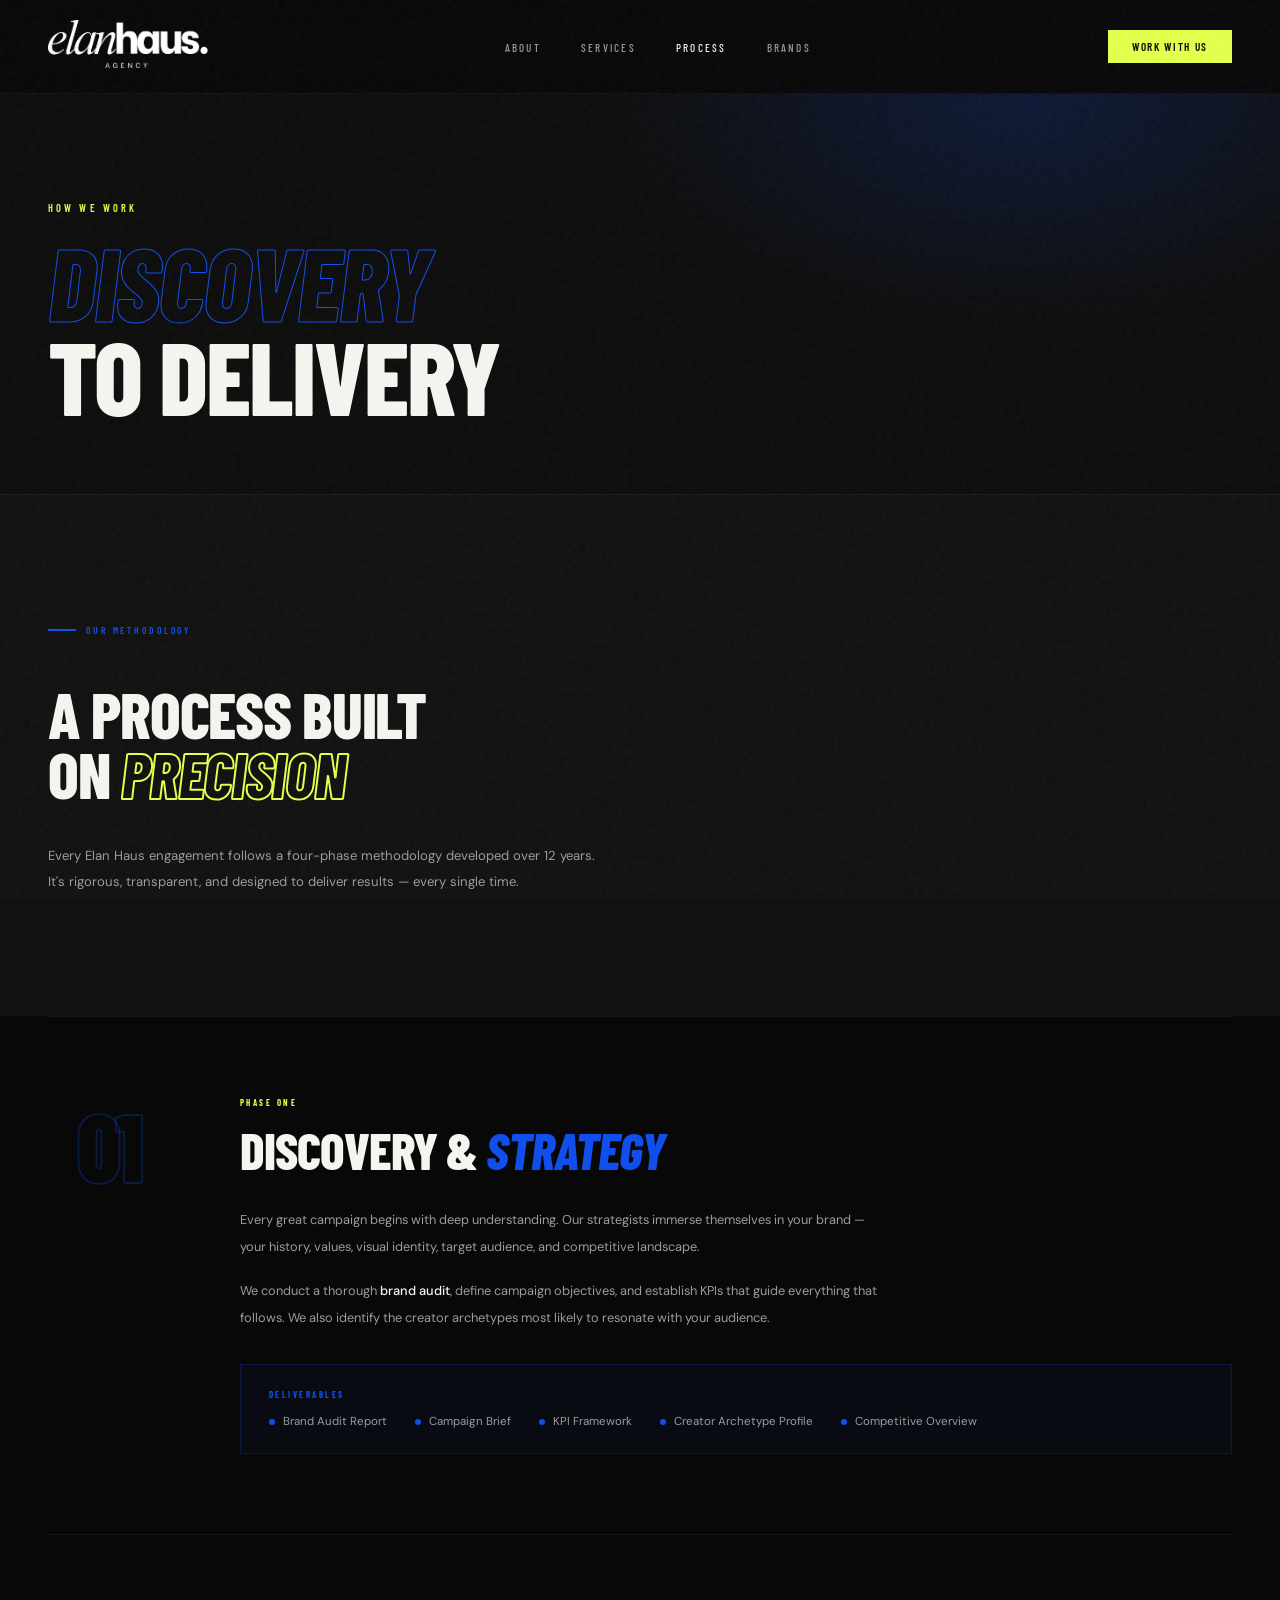
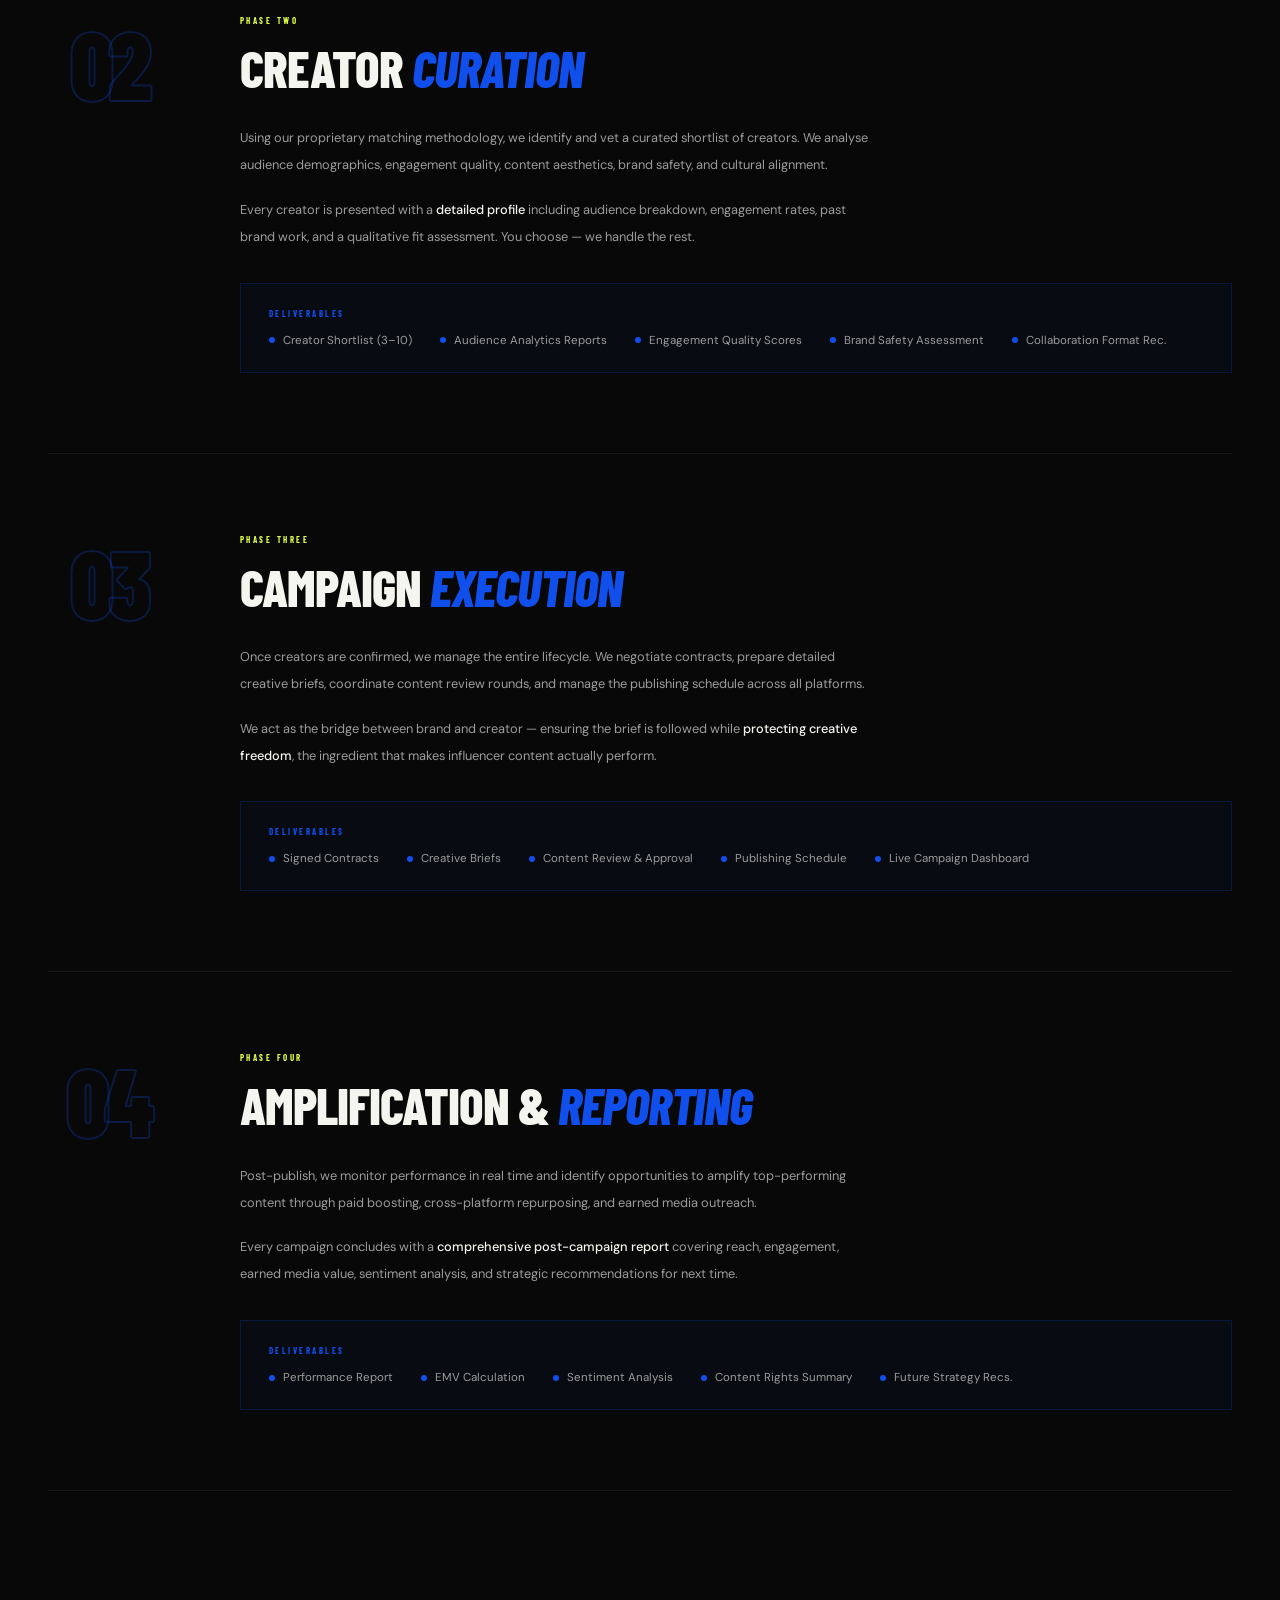
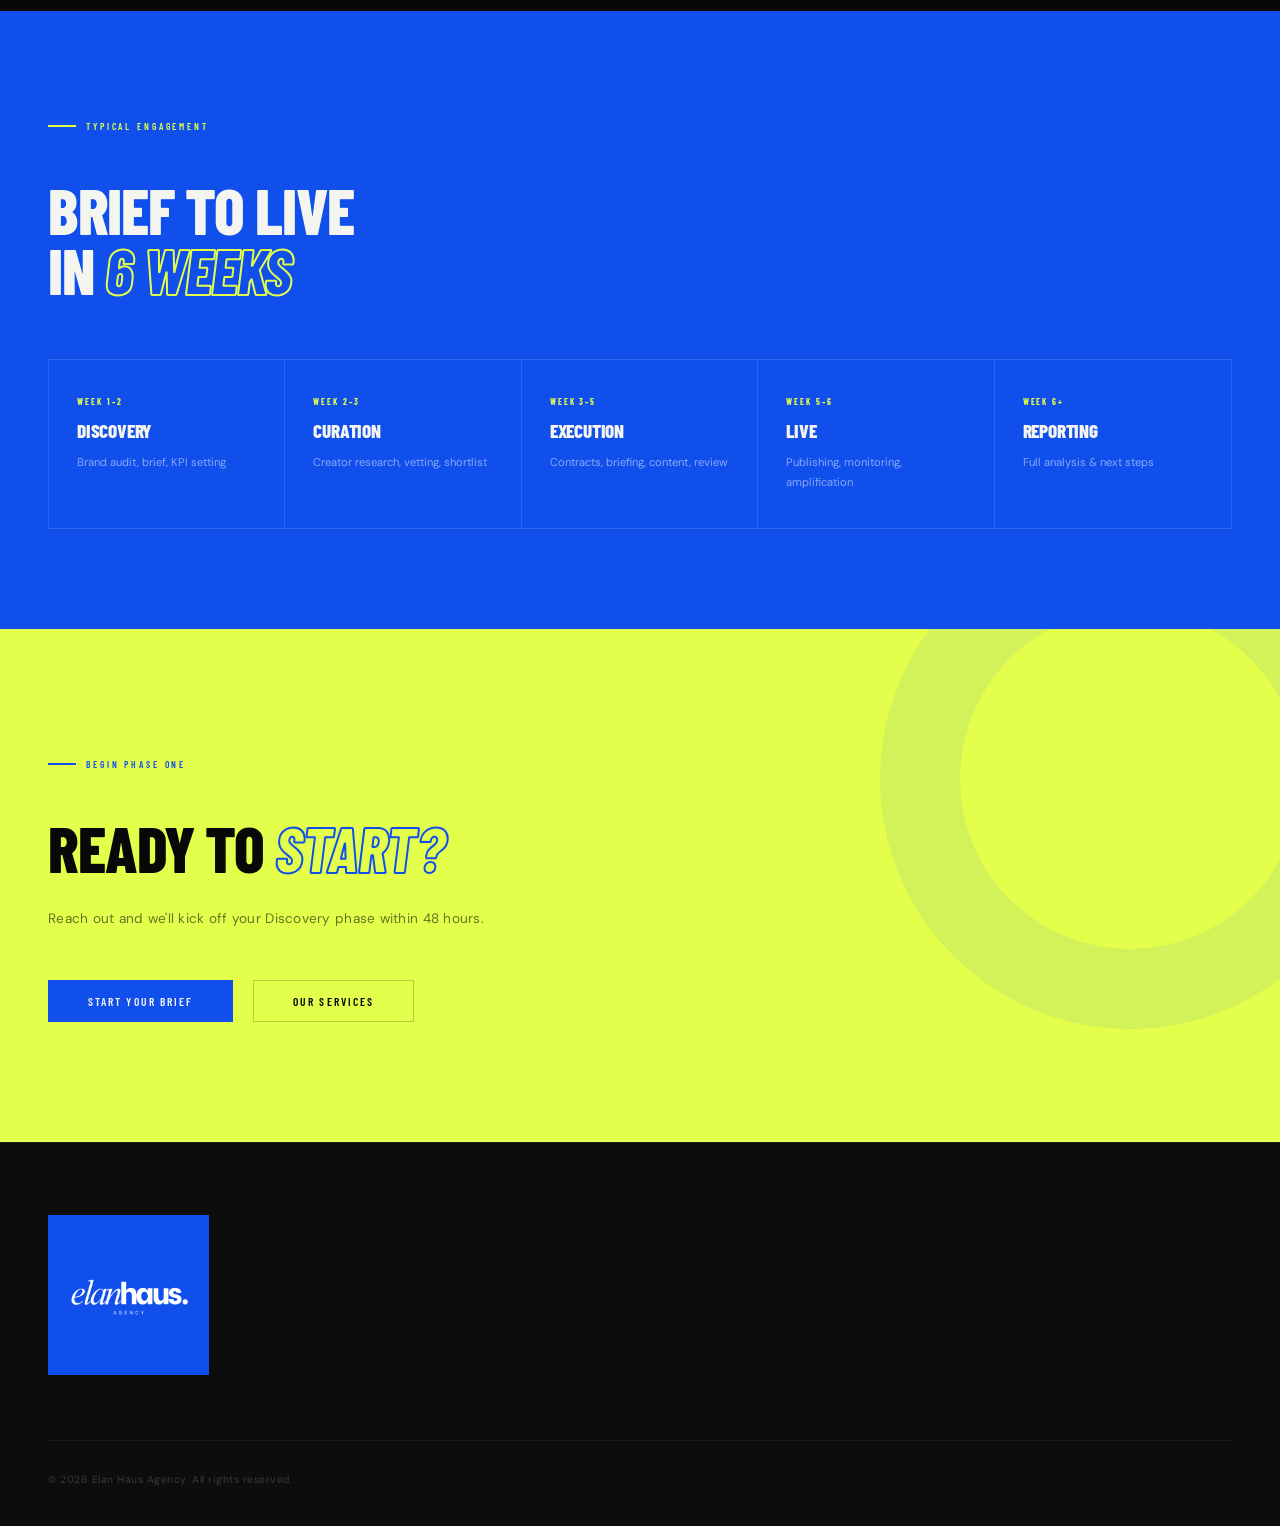
<file: process.html>
<!doctype html>
<html lang="en">
  <head>
    <meta charset="UTF-8" />
    <meta name="viewport" content="width=device-width, initial-scale=1.0" />
    <title>Process — Elan Haus Agency</title>
    <link rel="preconnect" href="https://fonts.googleapis.com" />
    <link
      href="https://fonts.googleapis.com/css2?family=Barlow+Condensed:ital,wght@0,400;0,600;0,700;0,800;0,900;1,700;1,800&family=DM+Sans:wght@300;400;500&display=swap"
      rel="stylesheet"
    />
    <link rel="stylesheet" href="src/index.css" />
    <style>
      /* ── PROCESS PAGE ── */
      .process-intro {
        background: var(--surface);
      }
      .process-intro p {
        font-size: 0.82rem;
        line-height: 2;
        color: var(--muted);
        max-width: 560px;
        margin-top: 40px;
      }

      .steps-section {
        background: var(--black);
        padding: 0 48px 120px;
      }
      .step-block {
        display: grid;
        grid-template-columns: 120px 1fr;
        gap: 72px;
        padding: 80px 0;
        border-top: 1px solid rgba(255, 255, 255, 0.06);
        align-items: start;
      }
      .step-block:last-child {
        border-bottom: 1px solid rgba(255, 255, 255, 0.06);
      }

      .step-left {
        text-align: center;
      }
      .step-big-num {
        font-family: var(--sans);
        font-size: 6rem;
        font-weight: 900;
        letter-spacing: -0.06em;
        line-height: 1;
        color: transparent;
        -webkit-text-stroke: 2px rgba(17, 79, 237, 0.25);
        transition: -webkit-text-stroke-color 0.3s;
      }
      .step-block:hover .step-big-num {
        -webkit-text-stroke-color: var(--blue);
      }

      .step-phase {
        font-family: var(--sans);
        font-size: 0.55rem;
        font-weight: 700;
        letter-spacing: 0.28em;
        text-transform: uppercase;
        color: var(--yellow);
        margin-bottom: 16px;
      }
      .step-title {
        font-family: var(--sans);
        font-size: clamp(2rem, 4vw, 3.5rem);
        font-weight: 800;
        text-transform: uppercase;
        letter-spacing: -0.02em;
        line-height: 1;
        margin-bottom: 32px;
      }
      .step-title em {
        font-style: italic;
        color: var(--blue);
      }
      .step-body p {
        font-size: 0.8rem;
        line-height: 2.1;
        color: var(--muted);
        margin-bottom: 18px;
        max-width: 640px;
      }
      .step-body p strong {
        color: var(--white);
        font-weight: 500;
      }
      .step-box {
        margin-top: 32px;
        padding: 24px 28px;
        border: 1px solid rgba(17, 79, 237, 0.2);
        background: rgba(17, 79, 237, 0.04);
      }
      .step-box-label {
        font-family: var(--sans);
        font-size: 0.55rem;
        font-weight: 700;
        letter-spacing: 0.28em;
        text-transform: uppercase;
        color: var(--blue);
        margin-bottom: 14px;
      }
      .step-box-items {
        display: flex;
        flex-wrap: wrap;
        gap: 8px 28px;
        list-style: none;
      }
      .step-box-items li {
        font-size: 0.72rem;
        color: var(--muted);
        display: flex;
        align-items: center;
        gap: 8px;
      }
      .step-box-items li::before {
        content: "";
        width: 6px;
        height: 6px;
        background: var(--blue);
        border-radius: 50%;
        flex-shrink: 0;
      }

      /* TIMELINE */
      .timeline-section {
        background: var(--blue);
        padding: 100px 48px;
      }
      .timeline-section .section-tag {
        color: var(--yellow);
      }
      .timeline-section .section-tag::before {
        background: var(--yellow);
      }
      .timeline-section .section-title {
        color: var(--white);
      }
      .timeline-section .section-title em {
        -webkit-text-stroke-color: var(--yellow);
      }
      .timeline-row {
        display: grid;
        grid-template-columns: repeat(5, 1fr);
        margin-top: 60px;
        border: 1px solid rgba(255, 255, 255, 0.12);
      }
      .tl-cell {
        padding: 36px 28px;
        border-right: 1px solid rgba(255, 255, 255, 0.12);
        transition: background 0.3s;
      }
      .tl-cell:last-child {
        border-right: none;
      }
      .tl-cell:hover {
        background: rgba(255, 255, 255, 0.06);
      }
      .tl-week {
        font-family: var(--sans);
        font-size: 0.55rem;
        font-weight: 700;
        letter-spacing: 0.22em;
        text-transform: uppercase;
        color: var(--yellow);
        margin-bottom: 12px;
      }
      .tl-phase {
        font-family: var(--sans);
        font-size: 1.2rem;
        font-weight: 800;
        text-transform: uppercase;
        letter-spacing: -0.01em;
        margin-bottom: 10px;
      }
      .tl-desc {
        font-size: 0.7rem;
        line-height: 1.8;
        color: rgba(255, 255, 255, 0.5);
      }

      @media (max-width: 768px) {
        .process-intro {
          padding: 72px 24px;
        }
        .steps-section {
          padding: 0 24px 80px;
        }
        .step-block {
          grid-template-columns: 60px 1fr;
          gap: 24px;
          padding: 56px 0;
        }
        .step-big-num {
          font-size: 3.5rem;
        }
        .timeline-section {
          padding: 72px 24px;
        }
        .timeline-row {
          grid-template-columns: 1fr 1fr;
        }
        .tl-cell:nth-child(2n) {
          border-right: none;
        }
        .tl-cell {
          border-bottom: 1px solid rgba(255, 255, 255, 0.12);
        }
      }
      @media (max-width: 480px) {
        .timeline-row {
          grid-template-columns: 1fr;
        }
        .tl-cell {
          border-right: none;
        }
      }
    </style>
  </head>
  <body>
    <div class="cursor" id="cursor"></div>
    <div class="cursor-ring" id="cursorRing"></div>

    <nav>
      <a href="index.html" class="nav-logo"
        ><img
          src="src/logos/transparent-logo-with-agency.png"
          alt="Elan Haus Agency"
      /></a>
      <ul class="nav-links">
        <li><a href="about.html">About</a></li>
        <li><a href="services.html">Services</a></li>
        <li><a href="process.html" class="active">Process</a></li>
        <li><a href="index.html#brands">Brands</a></li>
      </ul>
      <a href="index.html#contact" class="nav-cta">Work With Us</a>
      <button class="nav-hamburger" id="hamburger" aria-label="Open menu">
        <span></span><span></span><span></span>
      </button>
    </nav>
    <div class="mobile-menu" id="mobileMenu">
      <a href="about.html" class="mobile-link">About</a>
      <a href="services.html" class="mobile-link">Services</a>
      <a href="process.html" class="mobile-link">Process</a>
      <a href="index.html#brands" class="mobile-link">Brands</a>
      <a href="index.html#contact" class="mobile-cta mobile-link"
        >Work With Us</a
      >
    </div>

    <div class="page-hero">
      <div>
        <div class="page-hero-eyebrow">How We Work</div>
        <h1 class="page-hero-title"><em>Discovery</em><br />to Delivery</h1>
      </div>
    </div>

    <section class="process-intro">
      <div class="section-tag reveal">Our Methodology</div>
      <h2 class="section-title reveal reveal-delay-1">
        A Process Built<br />on <em>Precision</em>
      </h2>
      <p class="reveal reveal-delay-2">
        Every Elan Haus engagement follows a four-phase methodology developed
        over 12 years. It's rigorous, transparent, and designed to deliver
        results — every single time.
      </p>
    </section>

    <div class="steps-section">
      <div class="step-block reveal">
        <div class="step-left"><div class="step-big-num">01</div></div>
        <div class="step-right">
          <div class="step-phase">Phase One</div>
          <h2 class="step-title">Discovery &amp; <em>Strategy</em></h2>
          <div class="step-body">
            <p>
              Every great campaign begins with deep understanding. Our
              strategists immerse themselves in your brand — your history,
              values, visual identity, target audience, and competitive
              landscape.
            </p>
            <p>
              We conduct a thorough <strong>brand audit</strong>, define
              campaign objectives, and establish KPIs that guide everything that
              follows. We also identify the creator archetypes most likely to
              resonate with your audience.
            </p>
          </div>
          <div class="step-box">
            <div class="step-box-label">Deliverables</div>
            <ul class="step-box-items">
              <li>Brand Audit Report</li>
              <li>Campaign Brief</li>
              <li>KPI Framework</li>
              <li>Creator Archetype Profile</li>
              <li>Competitive Overview</li>
            </ul>
          </div>
        </div>
      </div>

      <div class="step-block reveal">
        <div class="step-left"><div class="step-big-num">02</div></div>
        <div class="step-right">
          <div class="step-phase">Phase Two</div>
          <h2 class="step-title">Creator <em>Curation</em></h2>
          <div class="step-body">
            <p>
              Using our proprietary matching methodology, we identify and vet a
              curated shortlist of creators. We analyse audience demographics,
              engagement quality, content aesthetics, brand safety, and cultural
              alignment.
            </p>
            <p>
              Every creator is presented with a
              <strong>detailed profile</strong> including audience breakdown,
              engagement rates, past brand work, and a qualitative fit
              assessment. You choose — we handle the rest.
            </p>
          </div>
          <div class="step-box">
            <div class="step-box-label">Deliverables</div>
            <ul class="step-box-items">
              <li>Creator Shortlist (3–10)</li>
              <li>Audience Analytics Reports</li>
              <li>Engagement Quality Scores</li>
              <li>Brand Safety Assessment</li>
              <li>Collaboration Format Rec.</li>
            </ul>
          </div>
        </div>
      </div>

      <div class="step-block reveal">
        <div class="step-left"><div class="step-big-num">03</div></div>
        <div class="step-right">
          <div class="step-phase">Phase Three</div>
          <h2 class="step-title">Campaign <em>Execution</em></h2>
          <div class="step-body">
            <p>
              Once creators are confirmed, we manage the entire lifecycle. We
              negotiate contracts, prepare detailed creative briefs, coordinate
              content review rounds, and manage the publishing schedule across
              all platforms.
            </p>
            <p>
              We act as the bridge between brand and creator — ensuring the
              brief is followed while
              <strong>protecting creative freedom</strong>, the ingredient that
              makes influencer content actually perform.
            </p>
          </div>
          <div class="step-box">
            <div class="step-box-label">Deliverables</div>
            <ul class="step-box-items">
              <li>Signed Contracts</li>
              <li>Creative Briefs</li>
              <li>Content Review &amp; Approval</li>
              <li>Publishing Schedule</li>
              <li>Live Campaign Dashboard</li>
            </ul>
          </div>
        </div>
      </div>

      <div class="step-block reveal">
        <div class="step-left"><div class="step-big-num">04</div></div>
        <div class="step-right">
          <div class="step-phase">Phase Four</div>
          <h2 class="step-title">Amplification &amp; <em>Reporting</em></h2>
          <div class="step-body">
            <p>
              Post-publish, we monitor performance in real time and identify
              opportunities to amplify top-performing content through paid
              boosting, cross-platform repurposing, and earned media outreach.
            </p>
            <p>
              Every campaign concludes with a
              <strong>comprehensive post-campaign report</strong> covering
              reach, engagement, earned media value, sentiment analysis, and
              strategic recommendations for next time.
            </p>
          </div>
          <div class="step-box">
            <div class="step-box-label">Deliverables</div>
            <ul class="step-box-items">
              <li>Performance Report</li>
              <li>EMV Calculation</li>
              <li>Sentiment Analysis</li>
              <li>Content Rights Summary</li>
              <li>Future Strategy Recs.</li>
            </ul>
          </div>
        </div>
      </div>
    </div>

    <section class="timeline-section">
      <div class="section-tag reveal">Typical Engagement</div>
      <h2 class="section-title reveal reveal-delay-1">
        Brief to Live<br />in <em>6 Weeks</em>
      </h2>
      <div class="timeline-row reveal reveal-delay-2">
        <div class="tl-cell">
          <div class="tl-week">Week 1–2</div>
          <div class="tl-phase">Discovery</div>
          <div class="tl-desc">Brand audit, brief, KPI setting</div>
        </div>
        <div class="tl-cell">
          <div class="tl-week">Week 2–3</div>
          <div class="tl-phase">Curation</div>
          <div class="tl-desc">Creator research, vetting, shortlist</div>
        </div>
        <div class="tl-cell">
          <div class="tl-week">Week 3–5</div>
          <div class="tl-phase">Execution</div>
          <div class="tl-desc">Contracts, briefing, content, review</div>
        </div>
        <div class="tl-cell">
          <div class="tl-week">Week 5–6</div>
          <div class="tl-phase">Live</div>
          <div class="tl-desc">Publishing, monitoring, amplification</div>
        </div>
        <div class="tl-cell">
          <div class="tl-week">Week 6+</div>
          <div class="tl-phase">Reporting</div>
          <div class="tl-desc">Full analysis &amp; next steps</div>
        </div>
      </div>
    </section>

    <section class="cta-section">
      <div class="section-tag reveal">Begin Phase One</div>
      <h2 class="section-title reveal reveal-delay-1">
        Ready to <em>Start?</em>
      </h2>
      <p class="cta-sub reveal reveal-delay-2">
        Reach out and we'll kick off your Discovery phase within 48 hours.
      </p>
      <div class="cta-actions reveal reveal-delay-3">
        <a href="mailto:hello@elanhausagency.com" class="btn-primary"
          >Start Your Brief</a
        >
        <a
          href="services.html"
          class="btn-outline"
          style="border-color: rgba(0, 0, 0, 0.2); color: var(--black)"
          >Our Services</a
        >
      </div>
    </section>

    <div id="footer-placeholder"></div>
    <script src="src/main.js"></script>
  </body>
</html>
</file>
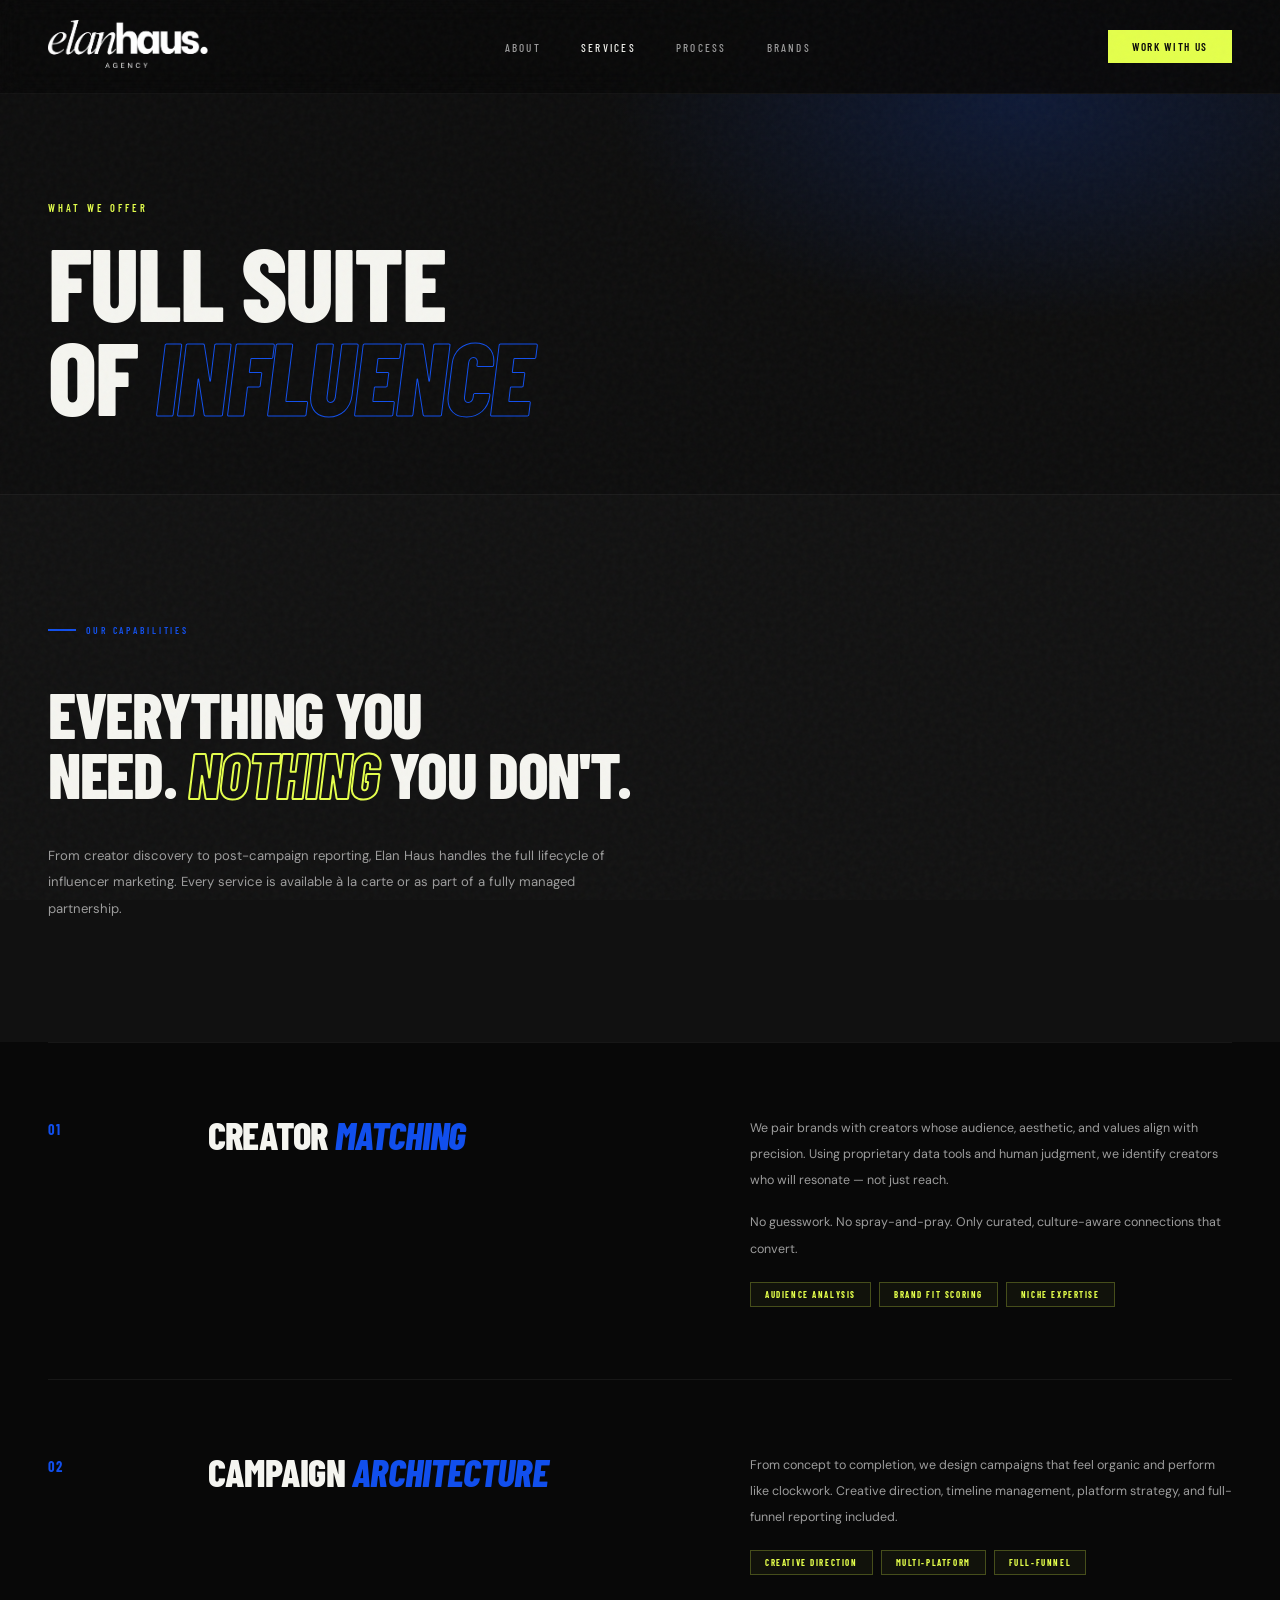
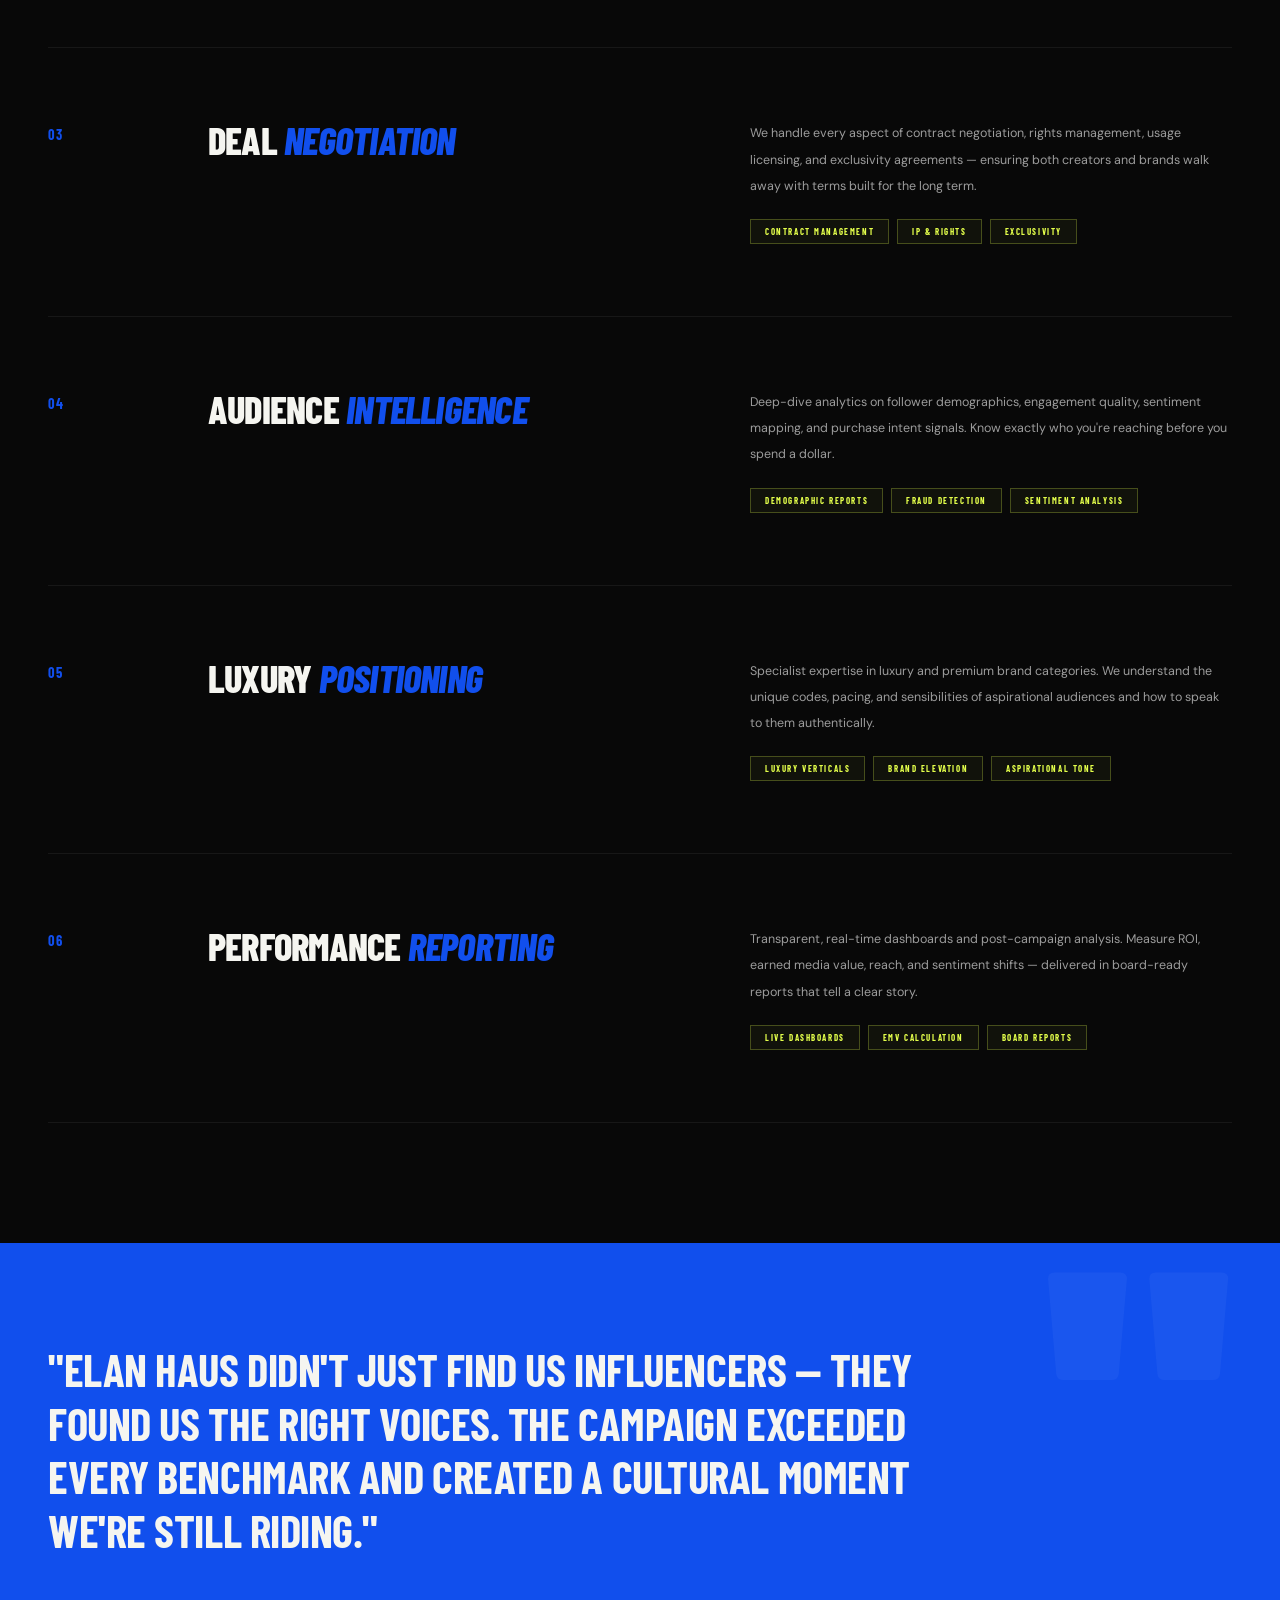
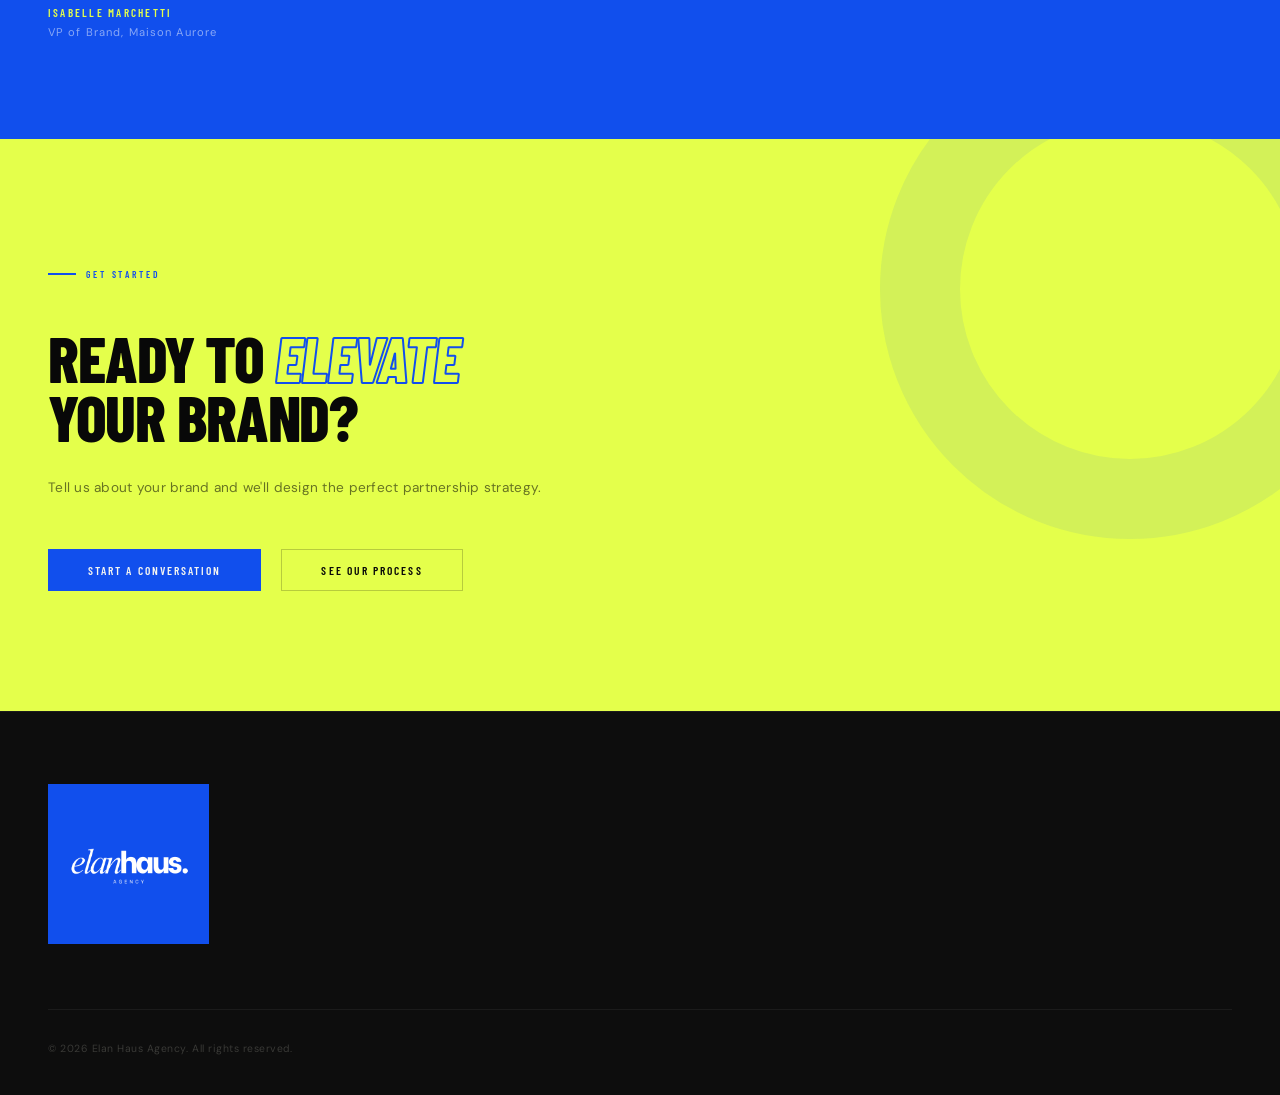
<file: services.html>
<!doctype html>
<html lang="en">
  <head>
    <meta charset="UTF-8" />
    <meta name="viewport" content="width=device-width, initial-scale=1.0" />
    <title>Services — Elan Haus Agency</title>
    <link rel="preconnect" href="https://fonts.googleapis.com" />
    <link
      href="https://fonts.googleapis.com/css2?family=Barlow+Condensed:ital,wght@0,400;0,600;0,700;0,800;0,900;1,700;1,800&family=DM+Sans:wght@300;400;500&display=swap"
      rel="stylesheet"
    />
    <link rel="stylesheet" href="src/index.css" />
    <style>
      /* ── SERVICES PAGE ── */
      .services-intro {
        background: var(--surface);
      }
      .services-intro p {
        font-size: 0.82rem;
        line-height: 2;
        color: var(--muted);
        max-width: 580px;
        margin-top: 40px;
      }

      .service-list {
        background: var(--black);
        padding: 0 48px 120px;
      }
      .service-item {
        display: grid;
        grid-template-columns: 100px 1fr 1fr;
        gap: 60px;
        padding: 72px 0;
        border-top: 1px solid rgba(255, 255, 255, 0.06);
        align-items: start;
        transition: background 0.25s;
      }
      .service-item:last-child {
        border-bottom: 1px solid rgba(255, 255, 255, 0.06);
      }
      .service-item:hover {
        background: rgba(17, 79, 237, 0.03);
      }

      .svc-item-num {
        font-family: var(--sans);
        font-size: 0.9rem;
        font-weight: 700;
        color: var(--blue);
        letter-spacing: 0.1em;
        padding-top: 6px;
      }
      .svc-item-name {
        font-family: var(--sans);
        font-size: clamp(1.8rem, 3vw, 3rem);
        font-weight: 800;
        text-transform: uppercase;
        letter-spacing: -0.02em;
        line-height: 1.05;
      }
      .svc-item-name em {
        font-style: italic;
        color: var(--blue);
      }
      .svc-item-body p {
        font-size: 0.78rem;
        line-height: 2.1;
        color: var(--muted);
        margin-bottom: 16px;
      }
      .svc-tags {
        display: flex;
        flex-wrap: wrap;
        gap: 8px;
        margin-top: 20px;
      }
      .svc-tag {
        font-family: var(--sans);
        font-size: 0.55rem;
        font-weight: 700;
        letter-spacing: 0.18em;
        text-transform: uppercase;
        color: var(--yellow);
        border: 1px solid rgba(228, 255, 75, 0.25);
        padding: 6px 14px;
        background: rgba(228, 255, 75, 0.04);
      }

      @media (max-width: 768px) {
        .services-intro {
          padding: 72px 24px;
        }
        .service-list {
          padding: 0 24px 80px;
        }
        .service-item {
          grid-template-columns: 48px 1fr;
          gap: 20px;
          padding: 48px 0;
        }
        .svc-item-body {
          grid-column: 1 / -1;
        }
      }
    </style>
  </head>
  <body>
    <div class="cursor" id="cursor"></div>
    <div class="cursor-ring" id="cursorRing"></div>

    <nav>
      <a href="index.html" class="nav-logo"
        ><img
          src="src/logos/transparent-logo-with-agency.png"
          alt="Elan Haus Agency"
      /></a>
      <ul class="nav-links">
        <li><a href="about.html">About</a></li>
        <li><a href="services.html" class="active">Services</a></li>
        <li><a href="process.html">Process</a></li>
        <li><a href="index.html#brands">Brands</a></li>
      </ul>
      <a href="index.html#contact" class="nav-cta">Work With Us</a>
      <button class="nav-hamburger" id="hamburger" aria-label="Open menu">
        <span></span><span></span><span></span>
      </button>
    </nav>
    <div class="mobile-menu" id="mobileMenu">
      <a href="about.html" class="mobile-link">About</a>
      <a href="services.html" class="mobile-link">Services</a>
      <a href="process.html" class="mobile-link">Process</a>
      <a href="index.html#brands" class="mobile-link">Brands</a>
      <a href="index.html#contact" class="mobile-cta mobile-link"
        >Work With Us</a
      >
    </div>

    <div class="page-hero">
      <div>
        <div class="page-hero-eyebrow">What We Offer</div>
        <h1 class="page-hero-title">Full Suite<br />of <em>Influence</em></h1>
      </div>
    </div>

    <section class="services-intro">
      <div class="section-tag reveal">Our Capabilities</div>
      <h2 class="section-title reveal reveal-delay-1">
        Everything You<br />Need. <em>Nothing</em> You Don't.
      </h2>
      <p class="reveal reveal-delay-2">
        From creator discovery to post-campaign reporting, Elan Haus handles the
        full lifecycle of influencer marketing. Every service is available à la
        carte or as part of a fully managed partnership.
      </p>
    </section>

    <div class="service-list">
      <div class="service-item reveal">
        <div class="svc-item-num">01</div>
        <div class="svc-item-name">Creator <em>Matching</em></div>
        <div class="svc-item-body">
          <p>
            We pair brands with creators whose audience, aesthetic, and values
            align with precision. Using proprietary data tools and human
            judgment, we identify creators who will resonate — not just reach.
          </p>
          <p>
            No guesswork. No spray-and-pray. Only curated, culture-aware
            connections that convert.
          </p>
          <div class="svc-tags">
            <span class="svc-tag">Audience Analysis</span
            ><span class="svc-tag">Brand Fit Scoring</span
            ><span class="svc-tag">Niche Expertise</span>
          </div>
        </div>
      </div>
      <div class="service-item reveal">
        <div class="svc-item-num">02</div>
        <div class="svc-item-name">Campaign <em>Architecture</em></div>
        <div class="svc-item-body">
          <p>
            From concept to completion, we design campaigns that feel organic
            and perform like clockwork. Creative direction, timeline management,
            platform strategy, and full-funnel reporting included.
          </p>
          <div class="svc-tags">
            <span class="svc-tag">Creative Direction</span
            ><span class="svc-tag">Multi-Platform</span
            ><span class="svc-tag">Full-Funnel</span>
          </div>
        </div>
      </div>
      <div class="service-item reveal">
        <div class="svc-item-num">03</div>
        <div class="svc-item-name">Deal <em>Negotiation</em></div>
        <div class="svc-item-body">
          <p>
            We handle every aspect of contract negotiation, rights management,
            usage licensing, and exclusivity agreements — ensuring both creators
            and brands walk away with terms built for the long term.
          </p>
          <div class="svc-tags">
            <span class="svc-tag">Contract Management</span
            ><span class="svc-tag">IP & Rights</span
            ><span class="svc-tag">Exclusivity</span>
          </div>
        </div>
      </div>
      <div class="service-item reveal">
        <div class="svc-item-num">04</div>
        <div class="svc-item-name">Audience <em>Intelligence</em></div>
        <div class="svc-item-body">
          <p>
            Deep-dive analytics on follower demographics, engagement quality,
            sentiment mapping, and purchase intent signals. Know exactly who
            you're reaching before you spend a dollar.
          </p>
          <div class="svc-tags">
            <span class="svc-tag">Demographic Reports</span
            ><span class="svc-tag">Fraud Detection</span
            ><span class="svc-tag">Sentiment Analysis</span>
          </div>
        </div>
      </div>
      <div class="service-item reveal">
        <div class="svc-item-num">05</div>
        <div class="svc-item-name">Luxury <em>Positioning</em></div>
        <div class="svc-item-body">
          <p>
            Specialist expertise in luxury and premium brand categories. We
            understand the unique codes, pacing, and sensibilities of
            aspirational audiences and how to speak to them authentically.
          </p>
          <div class="svc-tags">
            <span class="svc-tag">Luxury Verticals</span
            ><span class="svc-tag">Brand Elevation</span
            ><span class="svc-tag">Aspirational Tone</span>
          </div>
        </div>
      </div>
      <div class="service-item reveal">
        <div class="svc-item-num">06</div>
        <div class="svc-item-name">Performance <em>Reporting</em></div>
        <div class="svc-item-body">
          <p>
            Transparent, real-time dashboards and post-campaign analysis.
            Measure ROI, earned media value, reach, and sentiment shifts —
            delivered in board-ready reports that tell a clear story.
          </p>
          <div class="svc-tags">
            <span class="svc-tag">Live Dashboards</span
            ><span class="svc-tag">EMV Calculation</span
            ><span class="svc-tag">Board Reports</span>
          </div>
        </div>
      </div>
    </div>

    <div class="testimonial">
      <p class="testimonial-text">
        "Elan Haus didn't just find us influencers — they found us the right
        voices. The campaign exceeded every benchmark and created a cultural
        moment we're still riding."
      </p>
      <div class="testimonial-attr">Isabelle Marchetti</div>
      <div class="testimonial-brand">VP of Brand, Maison Aurore</div>
    </div>

    <section class="cta-section">
      <div class="section-tag reveal">Get Started</div>
      <h2 class="section-title reveal reveal-delay-1">
        Ready to <em>Elevate</em><br />Your Brand?
      </h2>
      <p class="cta-sub reveal reveal-delay-2">
        Tell us about your brand and we'll design the perfect partnership
        strategy.
      </p>
      <div class="cta-actions reveal reveal-delay-3">
        <a href="mailto:hello@elanhausagency.com" class="btn-primary"
          >Start a Conversation</a
        >
        <a
          href="process.html"
          class="btn-outline"
          style="border-color: rgba(0, 0, 0, 0.2); color: var(--black)"
          >See Our Process</a
        >
      </div>
    </section>

    <div id="footer-placeholder"></div>
    <script src="src/main.js"></script>
  </body>
</html>
</file>
<file: src/index.css>
/* ── ELAN HAUS AGENCY — Global Stylesheet ── */

*,
*::before,
*::after {
  margin: 0;
  padding: 0;
  box-sizing: border-box;
}

:root {
  --blue: #114fed;
  --yellow: #e4ff4b;
  --black: #080808;
  --dark: #0d0d0d;
  --surface: #111111;
  --surface2: #181818;
  --white: #f5f5f0;
  --muted: #9c9c9c;
  --sans: "Barlow Condensed", sans-serif;
  --body: "DM Sans", sans-serif;
}

html {
  scroll-behavior: smooth;
}

body {
  background: var(--black);
  color: var(--white);
  font-family: var(--body);
  font-weight: 400;
  overflow-x: hidden;
}

/* ── CUSTOM CURSOR ── */
.cursor {
  position: fixed;
  width: 10px;
  height: 10px;
  background: var(--yellow);
  border-radius: 50%;
  pointer-events: none;
  z-index: 9999;
  transform: translate(-50%, -50%);
  transition:
    width 0.15s,
    height 0.15s;
  opacity: 0;
}
.cursor-ring {
  position: fixed;
  width: 38px;
  height: 38px;
  border: 1.5px solid var(--blue);
  border-radius: 50%;
  pointer-events: none;
  z-index: 9998;
  transform: translate(-50%, -50%);
  transition:
    width 0.25s,
    height 0.25s,
    opacity 0.25s,
    border-color 0.25s;
  opacity: 0;
}
.footer-logo {
  max-width: 40%;
}
/* ── NOISE GRAIN ── */
body::after {
  content: "";
  position: fixed;
  inset: 0;
  background-image: url("data:image/svg+xml,%3Csvg viewBox='0 0 200 200' xmlns='http://www.w3.org/2000/svg'%3E%3Cfilter id='n'%3E%3CfeTurbulence type='fractalNoise' baseFrequency='0.85' numOctaves='4' stitchTiles='stitch'/%3E%3C/filter%3E%3Crect width='100%25' height='100%25' filter='url(%23n)' opacity='0.035'/%3E%3C/svg%3E");
  pointer-events: none;
  z-index: 9000;
}

/* ── NAV ── */
nav {
  position: fixed;
  top: 0;
  left: 0;
  right: 0;
  z-index: 800;
  display: flex;
  align-items: center;
  justify-content: space-between;
  padding: 20px 48px;
  background: rgba(8, 8, 8, 0.92);
  backdrop-filter: blur(12px);
  border-bottom: 1px solid rgba(255, 255, 255, 0.04);
}
.nav-logo img {
  height: 48px;
  width: auto;
  filter: invert(1) brightness(2);
}
.nav-links {
  display: flex;
  gap: 40px;
  list-style: none;
}
.nav-links a {
  font-family: var(--sans);
  font-size: 0.7rem;
  font-weight: 500;
  letter-spacing: 0.2em;
  text-transform: uppercase;
  color: var(--muted);
  text-decoration: none;
  transition: color 0.2s;
}
.nav-links a:hover,
.nav-links a.active {
  color: var(--white);
}
.nav-cta {
  font-family: var(--sans);
  font-size: 0.7rem;
  font-weight: 600;
  letter-spacing: 0.15em;
  text-transform: uppercase;
  color: var(--black);
  background: var(--yellow);
  padding: 10px 24px;
  text-decoration: none;
  transition:
    background 0.2s,
    transform 0.2s;
}
.nav-cta:hover {
  background: #f0ff70;
  transform: translateY(-1px);
}

.nav-hamburger {
  display: none;
  flex-direction: column;
  gap: 5px;
  background: none;
  border: none;
  /* cursor: pointer; */
  padding: 4px;
}
.nav-hamburger span {
  display: block;
  width: 22px;
  height: 1.5px;
  background: var(--white);
  transition:
    transform 0.3s,
    opacity 0.3s;
}
.nav-hamburger.open span:nth-child(1) {
  transform: translateY(6.5px) rotate(45deg);
}
.nav-hamburger.open span:nth-child(2) {
  opacity: 0;
}
.nav-hamburger.open span:nth-child(3) {
  transform: translateY(-6.5px) rotate(-45deg);
}

/* ── MOBILE MENU ── */
.mobile-menu {
  display: none;
  position: fixed;
  inset: 0;
  background: var(--blue);
  z-index: 700;
  flex-direction: column;
  align-items: flex-start;
  justify-content: center;
  padding: 0 40px;
  gap: 8px;
}
.mobile-menu.open {
  display: flex;
}
.mobile-menu a {
  font-family: var(--sans);
  font-size: clamp(2.8rem, 10vw, 5rem);
  font-weight: 700;
  letter-spacing: -0.02em;
  text-transform: uppercase;
  color: var(--white);
  text-decoration: none;
  line-height: 1.1;
  transition: color 0.2s;
}
.mobile-menu a:hover {
  color: var(--yellow);
}
.mobile-menu .mobile-cta {
  margin-top: 32px;
  font-size: 0.75rem;
  font-family: var(--body);
  letter-spacing: 0.15em;
  color: var(--black);
  background: var(--yellow);
  padding: 14px 32px;
  text-transform: uppercase;
}

/* ── PAGE HERO (inner pages) ── */
.page-hero {
  min-height: 55vh;
  display: flex;
  align-items: flex-end;
  padding: 140px 48px 72px;
  position: relative;
  overflow: hidden;
  background: var(--dark);
  border-bottom: 1px solid rgba(255, 255, 255, 0.06);
}
.page-hero::before {
  content: "";
  position: absolute;
  top: 0;
  left: 0;
  right: 0;
  bottom: 0;
  background: radial-gradient(
    ellipse 50% 70% at 80% 20%,
    rgba(17, 79, 237, 0.18) 0%,
    transparent 65%
  );
  pointer-events: none;
}
.page-hero-eyebrow {
  font-family: var(--sans);
  font-size: 0.65rem;
  font-weight: 600;
  letter-spacing: 0.3em;
  text-transform: uppercase;
  color: var(--yellow);
  margin-bottom: 20px;
}
.page-hero-title {
  font-family: var(--sans);
  font-size: clamp(3.5rem, 8vw, 8rem);
  font-weight: 800;
  line-height: 0.92;
  letter-spacing: -0.02em;
  text-transform: uppercase;
}
.page-hero-title em {
  font-style: italic;
  color: var(--blue);
  -webkit-text-stroke: 1px var(--blue);
  color: transparent;
}

/* ── SHARED SECTION ── */
section {
  padding: 120px 48px;
}

.section-tag {
  display: inline-flex;
  align-items: center;
  gap: 10px;
  font-family: var(--sans);
  font-size: 0.6rem;
  font-weight: 600;
  letter-spacing: 0.3em;
  text-transform: uppercase;
  color: var(--blue);
  margin-bottom: 48px;
}
.section-tag::before {
  content: "";
  width: 28px;
  height: 2px;
  background: var(--blue);
}
.section-title {
  font-family: var(--sans);
  font-size: clamp(2.4rem, 5vw, 5.5rem);
  font-weight: 800;
  line-height: 0.93;
  letter-spacing: -0.02em;
  text-transform: uppercase;
}
.section-title em {
  font-style: italic;
  -webkit-text-stroke: 2px var(--yellow);
  color: transparent;
}

/* ── BUTTONS ── */
.btn-primary {
  display: inline-block;
  padding: 14px 40px;
  background: var(--blue);
  color: var(--white);
  font-family: var(--sans);
  font-size: 0.72rem;
  font-weight: 600;
  letter-spacing: 0.18em;
  text-transform: uppercase;
  text-decoration: none;
  transition:
    background 0.2s,
    transform 0.2s;
  position: relative;
}
.btn-primary:hover {
  background: #1a5fff;
  transform: translateY(-2px);
}
.btn-yellow {
  display: inline-block;
  padding: 14px 40px;
  background: var(--yellow);
  color: var(--black);
  font-family: var(--sans);
  font-size: 0.72rem;
  font-weight: 700;
  letter-spacing: 0.18em;
  text-transform: uppercase;
  text-decoration: none;
  transition:
    background 0.2s,
    transform 0.2s;
}
.btn-yellow:hover {
  background: #f0ff70;
  transform: translateY(-2px);
}
.btn-outline {
  display: inline-block;
  padding: 13px 39px;
  border: 1.5px solid rgba(255, 255, 255, 0.2);
  color: var(--white);
  font-family: var(--sans);
  font-size: 0.72rem;
  font-weight: 600;
  letter-spacing: 0.18em;
  text-transform: uppercase;
  text-decoration: none;
  transition:
    border-color 0.2s,
    color 0.2s;
}
.btn-outline:hover {
  border-color: var(--white);
}

/* ── MARQUEE ── */
.marquee-wrap {
  overflow: hidden;
  background: var(--blue);
  padding: 16px 0;
  border-top: none;
  border-bottom: none;
}
.marquee-track {
  display: flex;
  gap: 0;
  animation: marquee 20s linear infinite;
  width: max-content;
}
@keyframes marquee {
  to {
    transform: translateX(-50%);
  }
}
.marquee-item {
  font-family: var(--sans);
  font-size: 0.75rem;
  font-weight: 700;
  letter-spacing: 0.2em;
  text-transform: uppercase;
  color: rgba(255, 255, 255, 0.7);
  white-space: nowrap;
  padding: 0 40px;
  display: flex;
  align-items: center;
  gap: 40px;
}
.marquee-item::after {
  content: "★";
  color: var(--yellow);
  font-size: 0.5rem;
}

/* ── TESTIMONIAL ── */
.testimonial {
  background: var(--blue);
  padding: 100px 48px;
  position: relative;
  overflow: hidden;
}
.testimonial::before {
  content: '"';
  position: absolute;
  top: -60px;
  right: 48px;
  font-family: var(--sans);
  font-size: 28rem;
  font-weight: 900;
  color: rgba(255, 255, 255, 0.04);
  line-height: 1;
  pointer-events: none;
}
.testimonial-text {
  font-family: var(--sans);
  font-size: clamp(1.8rem, 3.5vw, 3.5rem);
  font-weight: 700;
  line-height: 1.2;
  letter-spacing: -0.01em;
  text-transform: uppercase;
  max-width: 960px;
  margin-bottom: 48px;
  position: relative;
  z-index: 1;
}
.testimonial-attr {
  font-family: var(--sans);
  font-size: 0.7rem;
  font-weight: 600;
  letter-spacing: 0.2em;
  text-transform: uppercase;
  color: var(--yellow);
}
.testimonial-brand {
  font-size: 0.7rem;
  letter-spacing: 0.1em;
  color: rgba(255, 255, 255, 0.5);
  margin-top: 6px;
}

/* ── CTA SECTION ── */
.cta-section {
  background: var(--yellow);
  padding: 120px 48px;
  position: relative;
  overflow: hidden;
}
.cta-section::before {
  content: "";
  position: absolute;
  top: -100px;
  right: -100px;
  width: 500px;
  height: 500px;
  border: 80px solid rgba(17, 79, 237, 0.08);
  border-radius: 50%;
  pointer-events: none;
}
.cta-section .section-tag {
  color: var(--blue);
}
.cta-section .section-tag::before {
  background: var(--blue);
}
.cta-section .section-title {
  color: var(--black);
}
.cta-section .section-title em {
  -webkit-text-stroke-color: var(--blue);
}
.cta-sub {
  font-size: 0.85rem;
  line-height: 1.9;
  color: rgba(0, 0, 0, 0.55);
  max-width: 500px;
  margin: 28px 0 48px;
  letter-spacing: 0.02em;
}
.cta-actions {
  display: flex;
  align-items: center;
  gap: 20px;
  flex-wrap: wrap;
}

/* ── FOOTER ── */
footer {
  background: var(--dark);
  border-top: 1px solid rgba(255, 255, 255, 0.06);
  padding: 72px 48px 40px;
}
.footer-top {
  display: grid;
  grid-template-columns: 2fr 1fr 1fr 1fr;
  gap: 60px;
  padding-bottom: 60px;
  border-bottom: 1px solid rgba(255, 255, 255, 0.06);
}
.footer-logo img {
  height: 28px;
  width: auto;
  filter: invert(1) brightness(2);
  margin-bottom: 20px;
}
.footer-tagline {
  font-size: 0.75rem;
  line-height: 1.9;
  color: var(--muted);
  max-width: 220px;
}
.footer-col-title {
  font-family: var(--sans);
  font-size: 0.6rem;
  font-weight: 700;
  letter-spacing: 0.3em;
  text-transform: uppercase;
  color: var(--white);
  margin-bottom: 24px;
}
.footer-links {
  list-style: none;
}
.footer-links li {
  margin-bottom: 12px;
}
.footer-links a {
  font-size: 0.78rem;
  color: var(--muted);
  text-decoration: none;
  transition: color 0.2s;
}
.footer-links a:hover {
  color: var(--white);
}
.footer-bottom {
  padding-top: 32px;
  display: flex;
  justify-content: space-between;
  align-items: center;
}
.footer-copy {
  font-size: 0.65rem;
  color: rgba(102, 102, 96, 0.5);
  letter-spacing: 0.05em;
}
.footer-socials {
  display: flex;
  gap: 24px;
}
.footer-socials a {
  font-family: var(--sans);
  font-size: 0.6rem;
  font-weight: 600;
  letter-spacing: 0.2em;
  text-transform: uppercase;
  color: var(--muted);
  text-decoration: none;
  transition: color 0.2s;
}
.footer-socials a:hover {
  color: var(--yellow);
}

/* ── SCROLL REVEAL ── */
.reveal {
  opacity: 0;
  transform: translateY(28px);
  transition:
    opacity 0.7s ease,
    transform 0.7s ease;
}
.reveal.visible {
  opacity: 1;
  transform: translateY(0);
}
.reveal-delay-1 {
  transition-delay: 0.08s;
}
.reveal-delay-2 {
  transition-delay: 0.16s;
}
.reveal-delay-3 {
  transition-delay: 0.24s;
}
.reveal-delay-4 {
  transition-delay: 0.32s;
}

/* ── ANIMATIONS ── */
@keyframes fadeUp {
  from {
    opacity: 0;
    transform: translateY(36px);
  }
  to {
    opacity: 1;
    transform: translateY(0);
  }
}
@keyframes fadeIn {
  from {
    opacity: 0;
  }
  to {
    opacity: 1;
  }
}

/* ══════════════════════════
   MOBILE RESPONSIVE
══════════════════════════ */
@media (max-width: 768px) {
  nav {
    padding: 16px 24px;
  }
  .nav-links,
  .nav-cta {
    display: none;
  }
  .nav-hamburger {
    display: flex;
  }

  section {
    padding: 72px 24px;
  }
  .page-hero {
    padding: 110px 24px 56px;
    min-height: 44vh;
  }

  .testimonial {
    padding: 72px 24px;
  }
  .cta-section {
    padding: 72px 24px;
  }

  footer {
    padding: 60px 24px 32px;
  }
  .footer-top {
    grid-template-columns: 1fr 1fr;
    gap: 40px;
  }
  .footer-bottom {
    flex-direction: column;
    gap: 16px;
    text-align: center;
  }
  .footer-socials {
    justify-content: center;
  }
}
@media (max-width: 480px) {
  .footer-top {
    grid-template-columns: 1fr;
  }
  .cta-actions {
    flex-direction: column;
    align-items: flex-start;
  }
}
</file>
